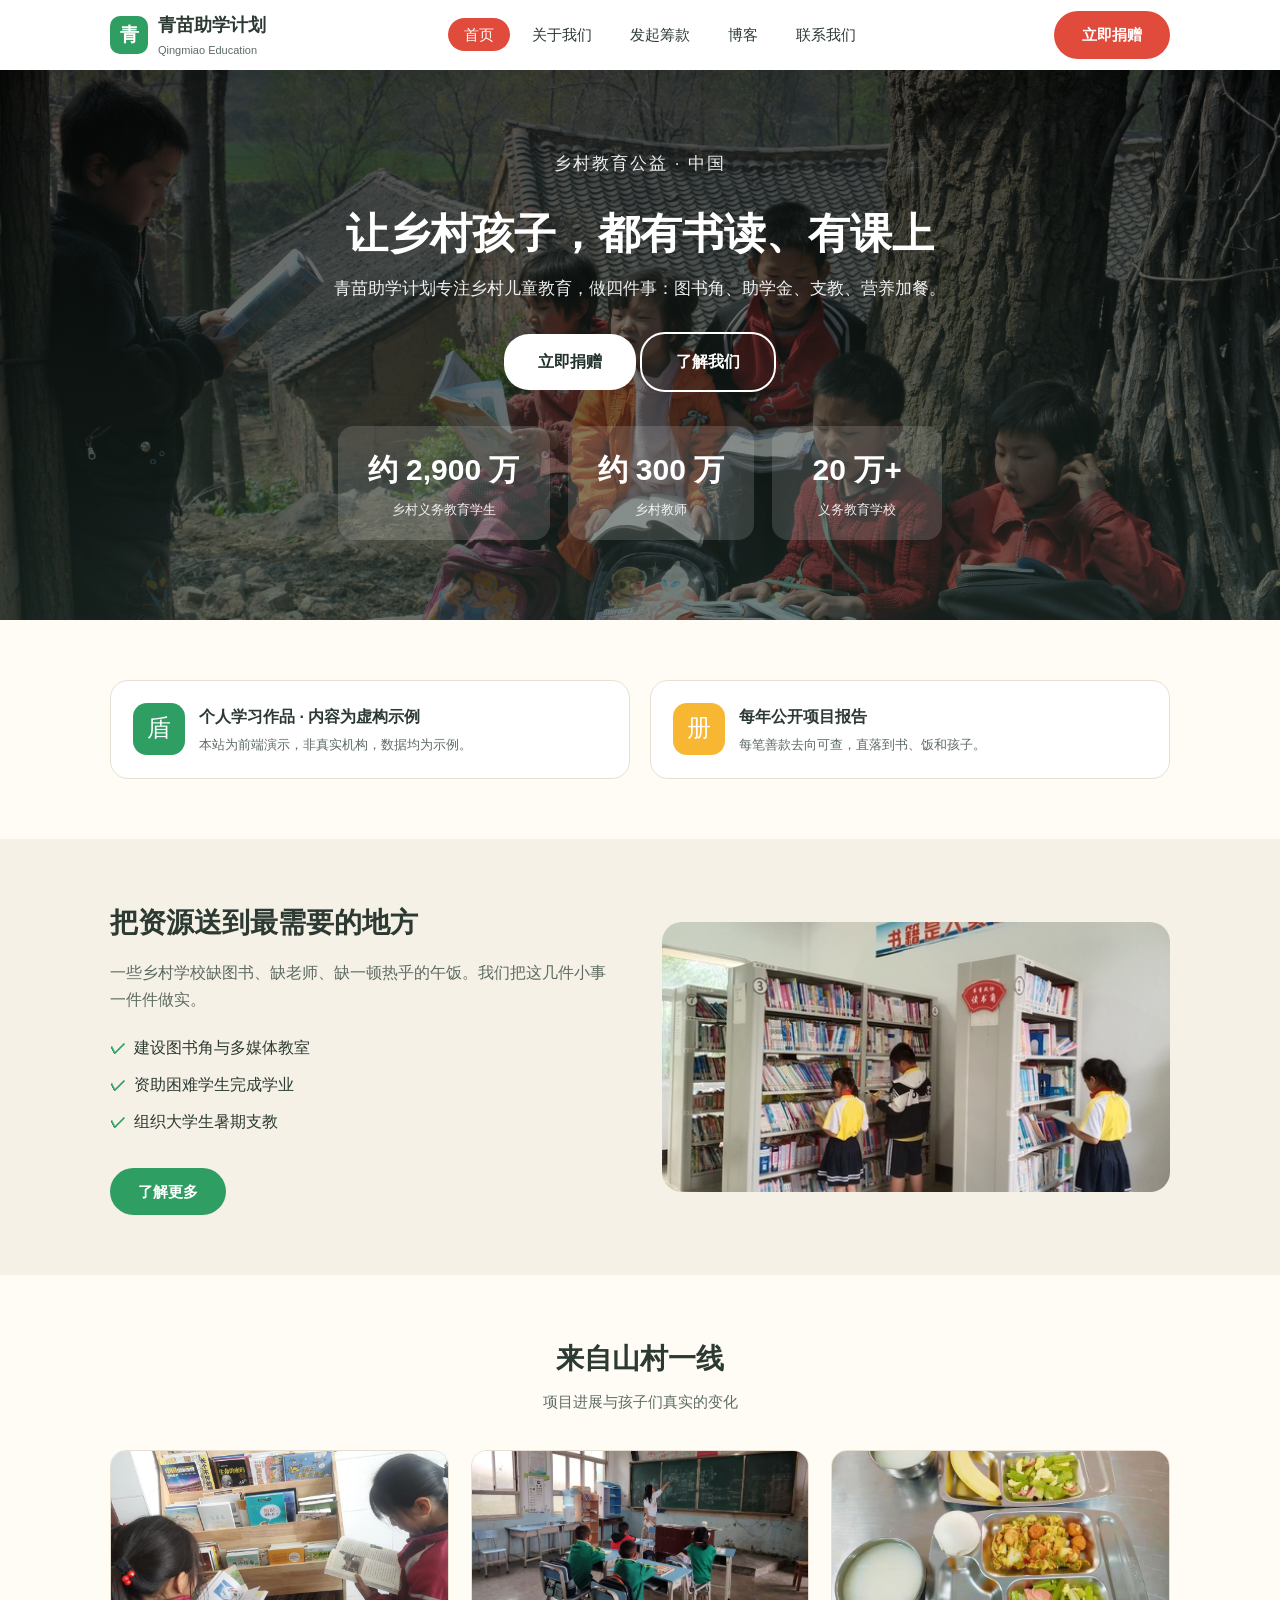
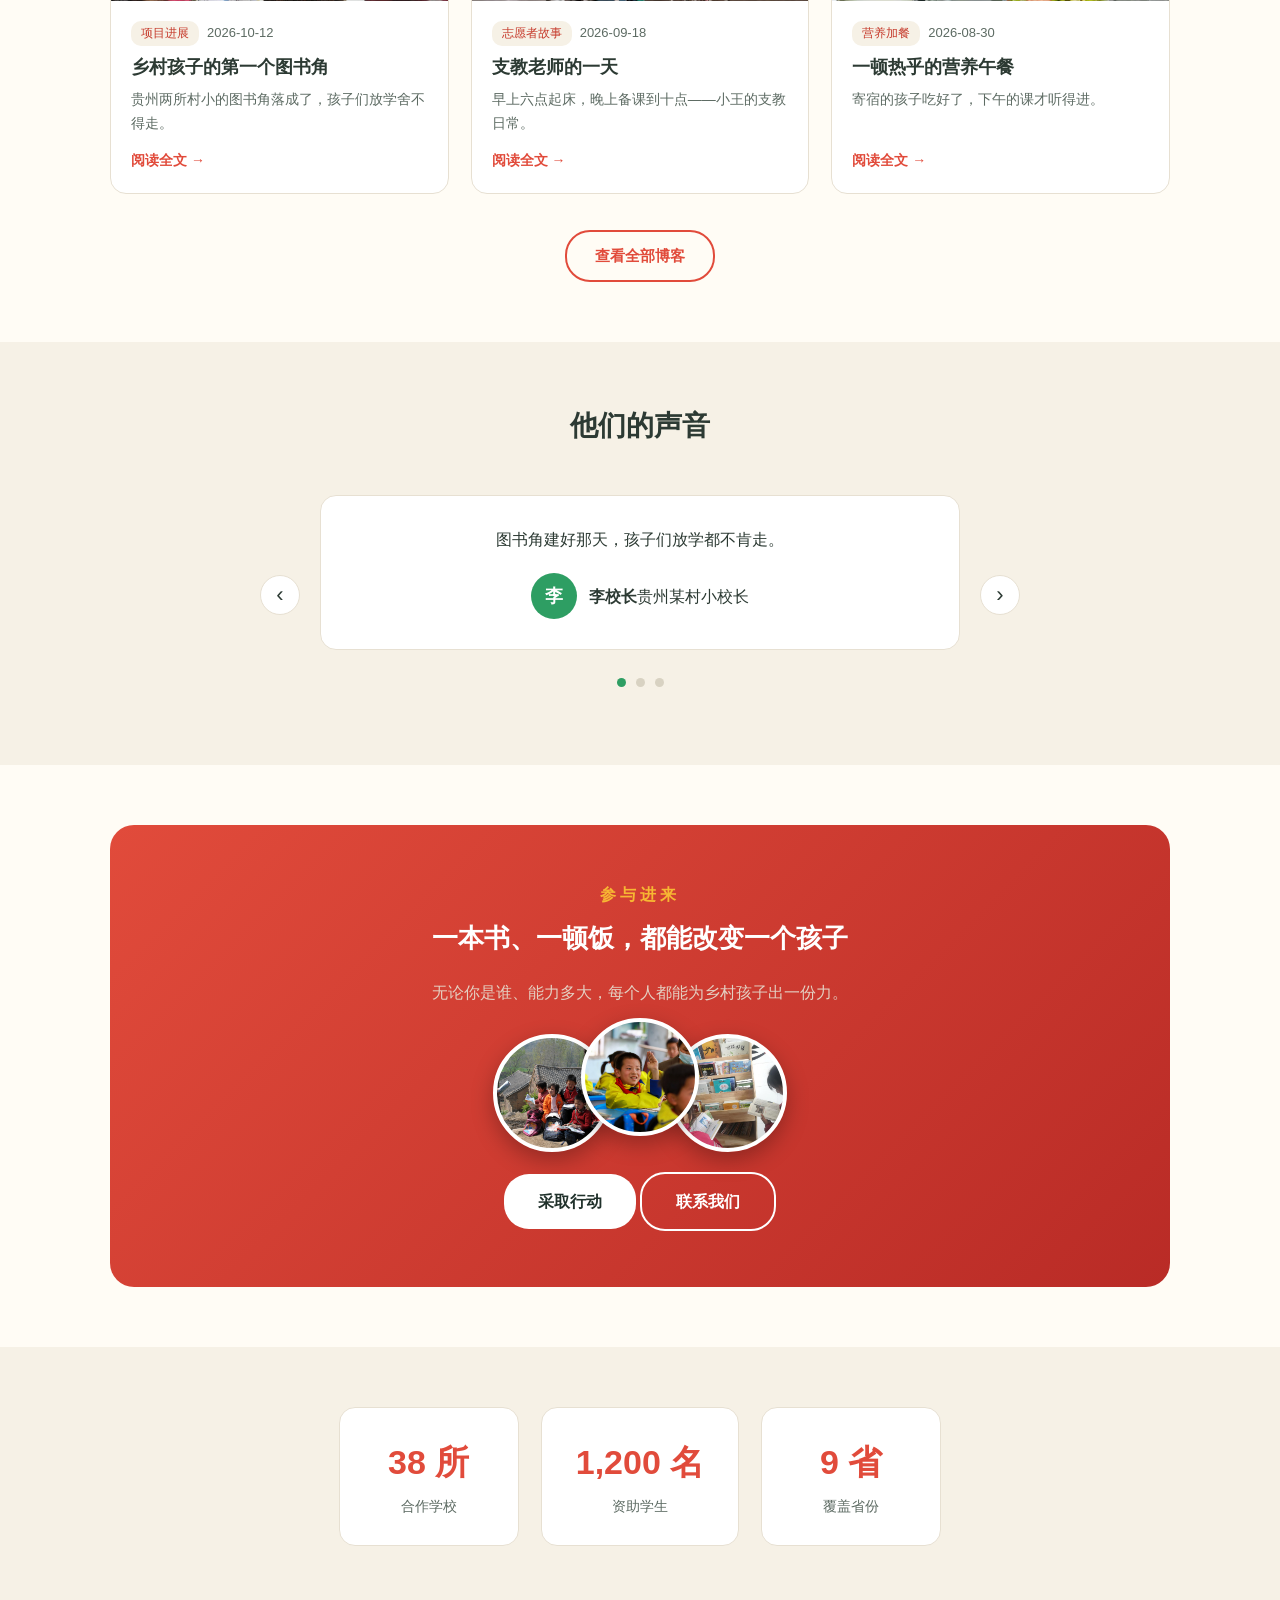
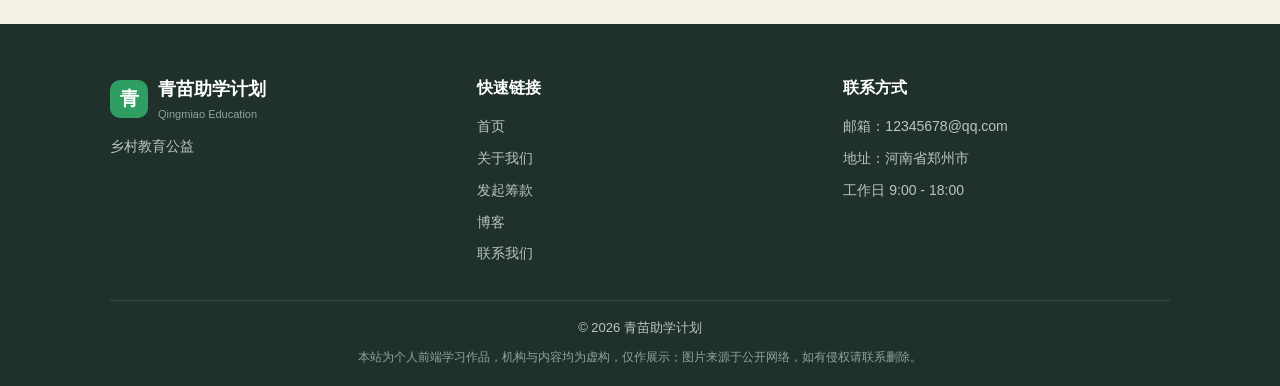
<file: index.html>
<!DOCTYPE html>
<html lang="zh-CN">

<head>
  <meta charset="UTF-8">
  <meta name="viewport" content="width=device-width, initial-scale=1">
  <title>首页 | 青苗助学计划</title>
  <link rel="stylesheet" href="css/style.css">
</head>

<body>

  <!-- ===== 顶部导航 ===== -->
  <header class="topbar">
    <div class="container topbar-inner">
      <a class="logo" href="index.html">
        <span class="logo-icon">青</span>
        <span>青苗助学计划<small>Qingmiao Education</small></span>
      </a>
      <nav class="nav" aria-label="主导航">
        <ul>
          <li><a href="index.html" class="active">首页</a></li>
          <li><a href="about.html">关于我们</a></li>
          <li><a href="fundraise.html">发起筹款</a></li>
          <li><a href="blog.html">博客</a></li>
          <li><a href="contact.html">联系我们</a></li>
        </ul>
      </nav>
      <a class="btn btn-red" href="fundraise.html">立即捐赠</a>
      <button class="menu-btn" aria-label="打开菜单">☰</button>
    </div>
  </header>

  <!-- ===== 主视觉 Hero：大标语 + 按钮 + 三数据 ===== -->
  <section class="banner">
    <div class="container">
      <p style="letter-spacing:2px">乡村教育公益 · 中国</p>
      <h1>让乡村孩子，都有书读、有课上</h1>
      <p>青苗助学计划专注乡村儿童教育，做四件事：图书角、助学金、支教、营养加餐。</p>
      <a class="btn btn-white btn-lg" href="fundraise.html">立即捐赠</a>
      <a class="btn btn-outline btn-lg" href="about.html">了解我们</a>
      <div class="stats">
        <div class="stat"><b>约 2,900 万</b><span>乡村义务教育学生</span></div>
        <div class="stat"><b>约 300 万</b><span>乡村教师</span></div>
        <div class="stat"><b>20 万+</b><span>义务教育学校</span></div>
      </div>
    </div>
  </section>

  <!-- ===== 认证徽章条 ===== -->
  <section class="section">
    <div class="container badges">
      <div class="badge">
        <span class="ic" style="background:#2e9e63">盾</span>
        <div>
          <b>个人学习作品 · 内容为虚构示例</b>
          <p>本站为前端演示，非真实机构，数据均为示例。</p>
        </div>
      </div>
      <div class="badge">
        <span class="ic" style="background:#f7b733">册</span>
        <div>
          <b>每年公开项目报告</b>
          <p>每笔善款去向可查，直落到书、饭和孩子。</p>
        </div>
      </div>
    </div>
  </section>

  <!-- ===== 我们的工作 ===== -->
  <section class="section alt">
    <div class="container two-col">
      <div class="txt">
        <h2>把资源送到最需要的地方</h2>
        <p class="lead">一些乡村学校缺图书、缺老师、缺一顿热乎的午饭。我们把这几件小事一件件做实。</p>
        <ul class="check-list">
          <li>建设图书角与多媒体教室</li>
          <li>资助困难学生完成学业</li>
          <li>组织大学生暑期支教</li>
        </ul>
        <br>
        <a class="btn btn-green" href="about.html">了解更多</a>
      </div>
      <div class="pic">
        <div class="pic-box" style="background:url('assets/work.jpg') center/cover no-repeat"></div>
      </div>
    </div>
  </section>

  <!-- ===== 博客卡片（首页 3 篇） ===== -->
  <section class="section">
    <div class="container">
      <div class="section-head">
        <h2>来自山村一线</h2>
        <p>项目进展与孩子们真实的变化</p>
      </div>
      <div class="cards">

        <article class="card">
          <div class="cover" style="background:url('assets/book.jpg') center/cover no-repeat"></div>
          <div class="info">
            <div class="meta"><span class="tag">项目进展</span>2026-10-12</div>
            <h3><a href="post.html?id=1">乡村孩子的第一个图书角</a></h3>
            <p class="excerpt">贵州两所村小的图书角落成了，孩子们放学舍不得走。</p>
            <a class="read-more" href="post.html?id=1">阅读全文 →</a>
          </div>
        </article>

        <article class="card">
          <div class="cover" style="background:url('assets/teacher.jpg') center/cover no-repeat"></div>
          <div class="info">
            <div class="meta"><span class="tag">志愿者故事</span>2026-09-18</div>
            <h3><a href="post.html?id=2">支教老师的一天</a></h3>
            <p class="excerpt">早上六点起床，晚上备课到十点——小王的支教日常。</p>
            <a class="read-more" href="post.html?id=2">阅读全文 →</a>
          </div>
        </article>

        <article class="card">
          <div class="cover" style="background:url('assets/lunch.jpg') center/cover no-repeat"></div>
          <div class="info">
            <div class="meta"><span class="tag">营养加餐</span>2026-08-30</div>
            <h3><a href="post.html?id=3">一顿热乎的营养午餐</a></h3>
            <p class="excerpt">寄宿的孩子吃好了，下午的课才听得进。</p>
            <a class="read-more" href="post.html?id=3">阅读全文 →</a>
          </div>
        </article>

      </div>
      <div style="text-align:center;margin-top:36px">
        <a class="btn btn-outline" href="blog.html">查看全部博客</a>
      </div>
    </div>
  </section>

  <!-- ===== 评价轮播 ===== -->
  <section class="section alt">
    <div class="container">
      <div class="section-head">
        <h2>他们的声音</h2>
      </div>
      <div class="slider" id="quotesSlider">
        <button class="slider-arrow prev" aria-label="上一条">‹</button>
        <div class="slider-viewport">
          <div class="slide">
            <p class="text">图书角建好那天，孩子们放学都不肯走。</p>
            <div class="person">
              <span class="av" style="background:#2e9e63">李</span>
              <div><b>李校长</b><span>贵州某村小校长</span></div>
            </div>
          </div>
          <div class="slide">
            <p class="text">支教一个暑假，我第一次理解"教育改变命运"。</p>
            <div class="person">
              <span class="av" style="background:#e14b3b">王</span>
              <div><b>王同学</b><span>大学生志愿者</span></div>
            </div>
          </div>
          <div class="slide">
            <p class="text">每月几百元不多，但看到报告里孩子的名字，值了。</p>
            <div class="person">
              <span class="av" style="background:#f7b733">陈</span>
              <div><b>陈先生</b><span>月捐人</span></div>
            </div>
          </div>
        </div>
        <button class="slider-arrow next" aria-label="下一条">›</button>
        <div class="slider-dots" id="quotesDots"></div>
      </div>
    </div>
  </section>

  <!-- ===== Get Involved CTA ===== -->
  <section class="section">
    <div class="container">
      <div class="cta">
        <span class="cta-label">参与进来</span>
        <h2>一本书、一顿饭，都能改变一个孩子</h2>
        <p>无论你是谁、能力多大，每个人都能为乡村孩子出一份力。</p>

        <div class="circles">
          <div class="circle" style="background:url('assets/hero.jpg') center/cover no-repeat"></div>
          <div class="circle" style="background:url('assets/kids.jpg') center/cover no-repeat"></div>
          <div class="circle" style="background:url('assets/book.jpg') center/cover no-repeat"></div>
        </div>

        <div style="margin-top:20px">
          <a class="btn btn-white btn-lg" href="fundraise.html">采取行动</a>
          <a class="btn btn-outline btn-lg" href="contact.html" style="border-color:#fff;color:#fff">联系我们</a>
        </div>
      </div>
    </div>
  </section>

  <!-- ===== 统计数字 ===== -->
  <section class="section alt">
    <div class="container">
      <div class="nums">
        <div class="num"><b>38 所</b><span>合作学校</span></div>
        <div class="num"><b>1,200 名</b><span>资助学生</span></div>
        <div class="num"><b>9 省</b><span>覆盖省份</span></div>
      </div>
      <p style="text-align:center;margin-top:18px;font-size:13px;color:#5d6b63"></p>
    </div>
  </section>

  <!-- ===== 页脚 ===== -->
  <footer class="footer">
    <div class="container">
      <div class="cols">
        <div class="col">
          <a class="logo" href="index.html" style="color:#fff;margin-bottom:12px">
            <span class="logo-icon">青</span>
            <span>青苗助学计划<small style="color:#8fa39b">Qingmiao Education</small></span>
          </a>
          <p style="margin-top:10px">乡村教育公益</p>
        </div>
        <div class="col">
          <h4>快速链接</h4>
          <ul>
            <li><a href="index.html">首页</a></li>
            <li><a href="about.html">关于我们</a></li>
            <li><a href="fundraise.html">发起筹款</a></li>
            <li><a href="blog.html">博客</a></li>
            <li><a href="contact.html">联系我们</a></li>
          </ul>
        </div>
        <div class="col">
          <h4>联系方式</h4>
          <ul>
            <li>邮箱：12345678@qq.com</li>
            <li>地址：河南省郑州市</li>
            <li>工作日 9:00 - 18:00</li>
          </ul>
        </div>
      </div>
      <div class="bottom">
        <span>© <span id="year">2026</span> 青苗助学计划 </span>
        <p style="margin-top:8px;font-size:12px;color:#8fa39b">本站为个人前端学习作品，机构与内容均为虚构，仅作展示；图片来源于公开网络，如有侵权请联系删除。</p>
      </div>
    </div>
  </footer>

  <!-- 回到顶部 -->
  <button class="to-top" id="toTop" aria-label="回到顶部">↑</button>

  <script src="js/main.js"></script>
</body>

</html>
</file>
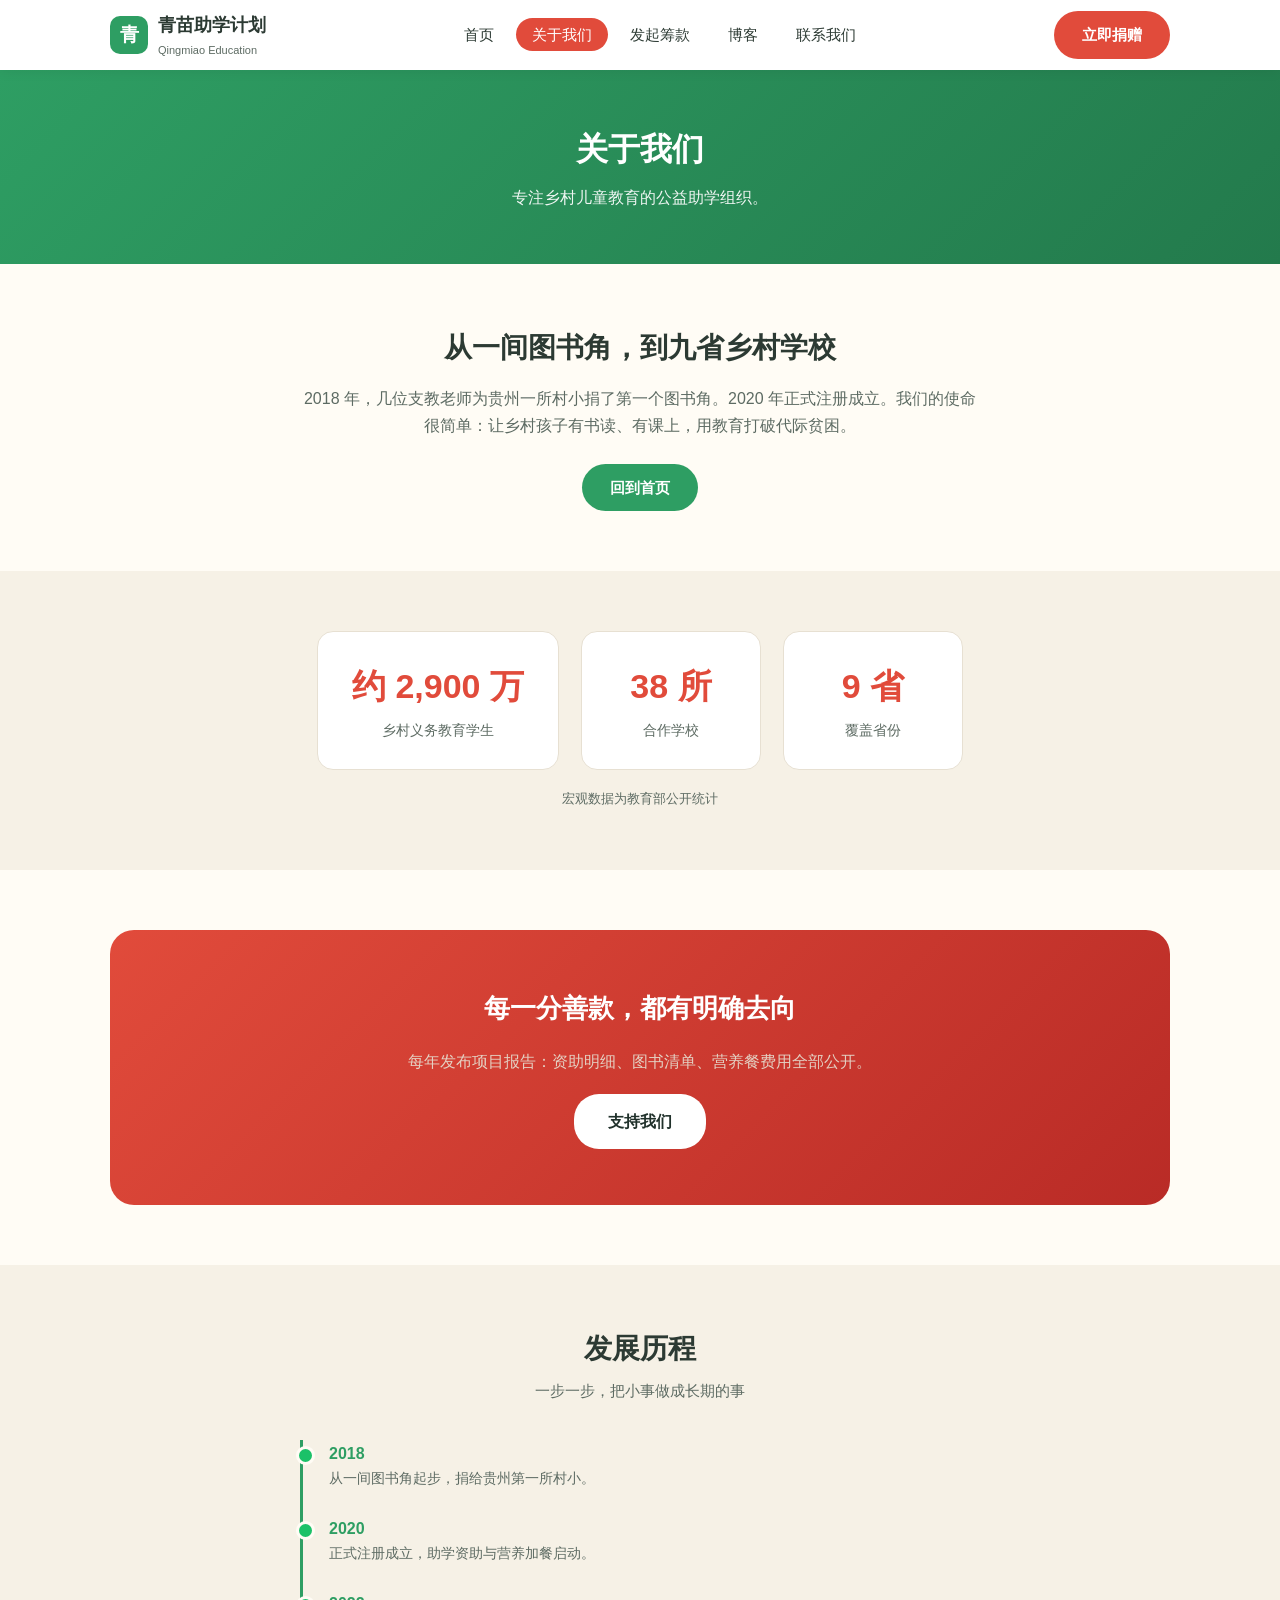
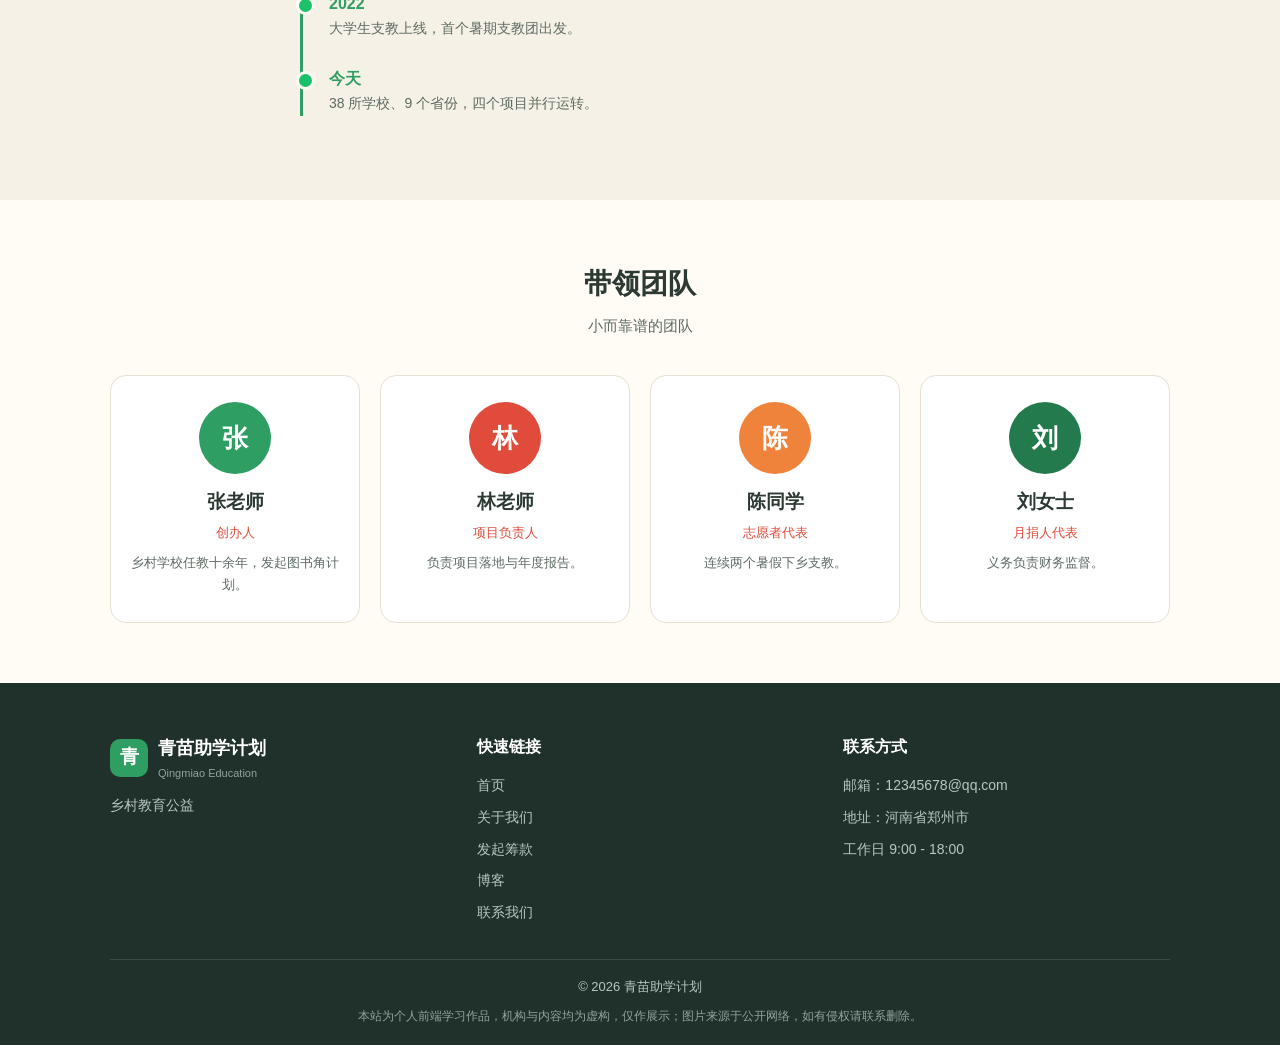
<file: about.html>
<!DOCTYPE html>
<html lang="zh-CN">

<head>
  <meta charset="UTF-8">
  <meta name="viewport" content="width=device-width, initial-scale=1">
  <title>关于我们 | 青苗助学计划</title>
  <link rel="stylesheet" href="css/style.css">
</head>

<body>

  <!-- ===== 顶部导航 ===== -->
  <header class="topbar">
    <div class="container topbar-inner">
      <a class="logo" href="index.html">
        <span class="logo-icon">青</span>
        <span>青苗助学计划<small>Qingmiao Education</small></span>
      </a>
      <nav class="nav" aria-label="主导航">
        <ul>
          <li><a href="index.html">首页</a></li>
          <li><a href="about.html" class="active">关于我们</a></li>
          <li><a href="fundraise.html">发起筹款</a></li>
          <li><a href="blog.html">博客</a></li>
          <li><a href="contact.html">联系我们</a></li>
        </ul>
      </nav>
      <a class="btn btn-red" href="fundraise.html">立即捐赠</a>
      <button class="menu-btn" aria-label="打开菜单">☰</button>
    </div>
  </header>

  <!-- ===== 页头 ===== -->
  <section class="page-banner">
    <div class="container">
      <h1>关于我们</h1>
      <p>专注乡村儿童教育的公益助学组织。</p>
    </div>
  </section>

  <!-- ===== 简介 ===== -->
  <section class="section">
    <div class="container" style="max-width:720px;text-align:center">
      <h2 style="font-size:28px;margin-bottom:14px">从一间图书角，到九省乡村学校</h2>
      <p style="color:#5d6b63">2018 年，几位支教老师为贵州一所村小捐了第一个图书角。2020 年正式注册成立。我们的使命很简单：让乡村孩子有书读、有课上，用教育打破代际贫困。</p>
      <a class="btn btn-green" href="index.html" style="margin-top:24px">回到首页</a>
    </div>
  </section>

  <!-- ===== 数据 ===== -->
  <section class="section alt">
    <div class="container">
      <div class="nums">
        <div class="num"><b>约 2,900 万</b><span>乡村义务教育学生</span></div>
        <div class="num"><b>38 所</b><span>合作学校</span></div>
        <div class="num"><b>9 省</b><span>覆盖省份</span></div>
      </div>
      <p style="text-align:center;margin-top:18px;font-size:13px;color:#5d6b63">宏观数据为教育部公开统计</p>
    </div>
  </section>

  <!-- ===== 承诺 ===== -->
  <section class="section">
    <div class="container">
      <div class="cta">
        <h2>每一分善款，都有明确去向</h2>
        <p style="margin-bottom:18px">每年发布项目报告：资助明细、图书清单、营养餐费用全部公开。</p>
        <a class="btn btn-white btn-lg" href="fundraise.html">支持我们</a>
      </div>
    </div>
  </section>

  <!-- ===== 时间轴 ===== -->
  <section class="section alt">
    <div class="container">
      <div class="section-head">
        <h2>发展历程</h2>
        <p>一步一步，把小事做成长期的事</p>
      </div>
      <div class="tl">
        <div class="tl-item"><b>2018</b>
          <p>从一间图书角起步，捐给贵州第一所村小。</p>
        </div>
        <div class="tl-item"><b>2020</b>
          <p>正式注册成立，助学资助与营养加餐启动。</p>
        </div>
        <div class="tl-item"><b>2022</b>
          <p>大学生支教上线，首个暑期支教团出发。</p>
        </div>
        <div class="tl-item"><b>今天</b>
          <p>38 所学校、9 个省份，四个项目并行运转。</p>
        </div>
      </div>
    </div>
  </section>

  <!-- ===== 团队 ===== -->
  <section class="section">
    <div class="container">
      <div class="section-head">
        <h2>带领团队</h2>
        <p>小而靠谱的团队</p>
      </div>
      <div class="team">
        <div class="team-card">
          <span class="av" style="background:#2e9e63">张</span>
          <h3>张老师</h3>
          <span class="role">创办人</span>
          <p>乡村学校任教十余年，发起图书角计划。</p>
        </div>
        <div class="team-card">
          <span class="av" style="background:#e14b3b">林</span>
          <h3>林老师</h3>
          <span class="role">项目负责人</span>
          <p>负责项目落地与年度报告。</p>
        </div>
        <div class="team-card">
          <span class="av" style="background:#f0833b">陈</span>
          <h3>陈同学</h3>
          <span class="role">志愿者代表</span>
          <p>连续两个暑假下乡支教。</p>
        </div>
        <div class="team-card">
          <span class="av" style="background:#237a4c">刘</span>
          <h3>刘女士</h3>
          <span class="role">月捐人代表</span>
          <p>义务负责财务监督。</p>
        </div>
      </div>
    </div>
  </section>

  <!-- ===== 页脚 ===== -->
  <footer class="footer">
    <div class="container">
      <div class="cols">
        <div class="col">
          <a class="logo" href="index.html" style="color:#fff;margin-bottom:12px">
            <span class="logo-icon">青</span>
            <span>青苗助学计划<small style="color:#8fa39b">Qingmiao Education</small></span>
          </a>
          <p style="margin-top:10px">乡村教育公益</p>
        </div>
        <div class="col">
          <h4>快速链接</h4>
          <ul>
            <li><a href="index.html">首页</a></li>
            <li><a href="about.html">关于我们</a></li>
            <li><a href="fundraise.html">发起筹款</a></li>
            <li><a href="blog.html">博客</a></li>
            <li><a href="contact.html">联系我们</a></li>
          </ul>
        </div>
        <div class="col">
          <h4>联系方式</h4>
          <ul>
            <li>邮箱：12345678@qq.com</li>
            <li>地址：河南省郑州市</li>
            <li>工作日 9:00 - 18:00</li>
          </ul>
        </div>
      </div>
      <div class="bottom">
        <span>© <span id="year">2026</span> 青苗助学计划 </span>
        <p style="margin-top:8px;font-size:12px;color:#8fa39b">本站为个人前端学习作品，机构与内容均为虚构，仅作展示；图片来源于公开网络，如有侵权请联系删除。</p>
      </div>
    </div>
  </footer>

  <button class="to-top" id="toTop" aria-label="回到顶部">↑</button>

  <script src="js/main.js"></script>
</body>

</html>
</file>
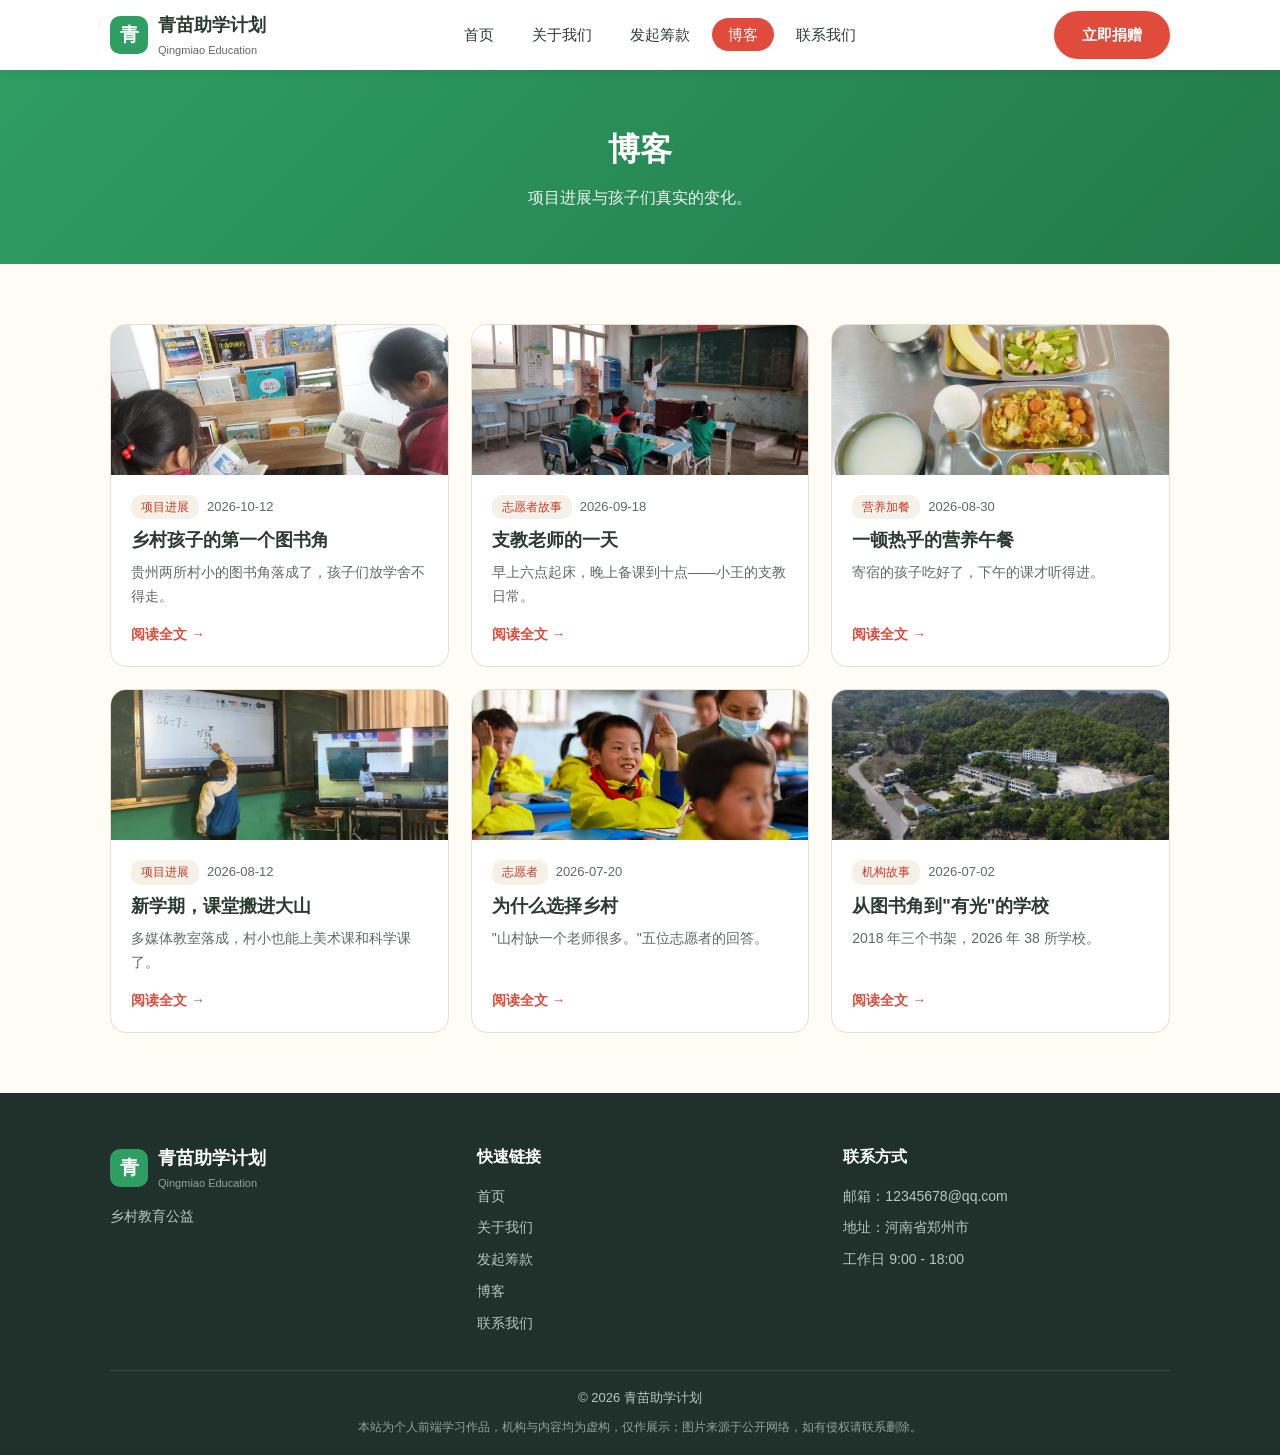
<file: blog.html>
<!DOCTYPE html>
<html lang="zh-CN">

<head>
  <meta charset="UTF-8">
  <meta name="viewport" content="width=device-width, initial-scale=1">
  <title>博客 | 青苗助学计划</title>
  <link rel="stylesheet" href="css/style.css">
</head>

<body>

  <!-- ===== 顶部导航 ===== -->
  <header class="topbar">
    <div class="container topbar-inner">
      <a class="logo" href="index.html">
        <span class="logo-icon">青</span>
        <span>青苗助学计划<small>Qingmiao Education</small></span>
      </a>
      <nav class="nav" aria-label="主导航">
        <ul>
          <li><a href="index.html">首页</a></li>
          <li><a href="about.html">关于我们</a></li>
          <li><a href="fundraise.html">发起筹款</a></li>
          <li><a href="blog.html" class="active">博客</a></li>
          <li><a href="contact.html">联系我们</a></li>
        </ul>
      </nav>
      <a class="btn btn-red" href="fundraise.html">立即捐赠</a>
      <button class="menu-btn" aria-label="打开菜单">☰</button>
    </div>
  </header>

  <!-- ===== 页头 ===== -->
  <section class="page-banner">
    <div class="container">
      <h1>博客</h1>
      <p>项目进展与孩子们真实的变化。</p>
    </div>
  </section>

  <!-- ===== 博客列表（6 篇） ===== -->
  <section class="section">
    <div class="container">
      <div class="cards">

        <article class="card">
          <div class="cover" style="background:url('assets/book.jpg') center/cover no-repeat"></div>
          <div class="info">
            <div class="meta"><span class="tag">项目进展</span>2026-10-12</div>
            <h3><a href="post.html?id=1">乡村孩子的第一个图书角</a></h3>
            <p class="excerpt">贵州两所村小的图书角落成了，孩子们放学舍不得走。</p>
            <a class="read-more" href="post.html?id=1">阅读全文 →</a>
          </div>
        </article>

        <article class="card">
          <div class="cover" style="background:url('assets/teacher.jpg') center/cover no-repeat"></div>
          <div class="info">
            <div class="meta"><span class="tag">志愿者故事</span>2026-09-18</div>
            <h3><a href="post.html?id=2">支教老师的一天</a></h3>
            <p class="excerpt">早上六点起床，晚上备课到十点——小王的支教日常。</p>
            <a class="read-more" href="post.html?id=2">阅读全文 →</a>
          </div>
        </article>

        <article class="card">
          <div class="cover" style="background:url('assets/lunch.jpg') center/cover no-repeat"></div>
          <div class="info">
            <div class="meta"><span class="tag">营养加餐</span>2026-08-30</div>
            <h3><a href="post.html?id=3">一顿热乎的营养午餐</a></h3>
            <p class="excerpt">寄宿的孩子吃好了，下午的课才听得进。</p>
            <a class="read-more" href="post.html?id=3">阅读全文 →</a>
          </div>
        </article>

        <article class="card">
          <div class="cover" style="background:url('assets/remote.jpg') center/cover no-repeat"></div>
          <div class="info">
            <div class="meta"><span class="tag">项目进展</span>2026-08-12</div>
            <h3><a href="post.html?id=4">新学期，课堂搬进大山</a></h3>
            <p class="excerpt">多媒体教室落成，村小也能上美术课和科学课了。</p>
            <a class="read-more" href="post.html?id=4">阅读全文 →</a>
          </div>
        </article>

        <article class="card">
          <div class="cover" style="background:url('assets/kids.jpg') center/cover no-repeat"></div>
          <div class="info">
            <div class="meta"><span class="tag">志愿者</span>2026-07-20</div>
            <h3><a href="post.html?id=5">为什么选择乡村</a></h3>
            <p class="excerpt">"山村缺一个老师很多。"五位志愿者的回答。</p>
            <a class="read-more" href="post.html?id=5">阅读全文 →</a>
          </div>
        </article>

        <article class="card">
          <div class="cover" style="background:url('assets/school.jpg') center/cover no-repeat"></div>
          <div class="info">
            <div class="meta"><span class="tag">机构故事</span>2026-07-02</div>
            <h3><a href="post.html?id=6">从图书角到"有光"的学校</a></h3>
            <p class="excerpt">2018 年三个书架，2026 年 38 所学校。</p>
            <a class="read-more" href="post.html?id=6">阅读全文 →</a>
          </div>
        </article>

      </div>
    </div>
  </section>

  <!-- ===== 页脚 ===== -->
  <footer class="footer">
    <div class="container">
      <div class="cols">
        <div class="col">
          <a class="logo" href="index.html" style="color:#fff;margin-bottom:12px">
            <span class="logo-icon">青</span>
            <span>青苗助学计划<small style="color:#8fa39b">Qingmiao Education</small></span>
          </a>
          <p style="margin-top:10px">乡村教育公益</p>
        </div>
        <div class="col">
          <h4>快速链接</h4>
          <ul>
            <li><a href="index.html">首页</a></li>
            <li><a href="about.html">关于我们</a></li>
            <li><a href="fundraise.html">发起筹款</a></li>
            <li><a href="blog.html">博客</a></li>
            <li><a href="contact.html">联系我们</a></li>
          </ul>
        </div>
        <div class="col">
          <h4>联系方式</h4>
          <ul>
            <li>邮箱：12345678@qq.com</li>
            <li>地址：河南省郑州市</li>
            <li>工作日 9:00 - 18:00</li>
          </ul>
        </div>
      </div>
      <div class="bottom">
        <span>© <span id="year">2026</span> 青苗助学计划 </span>
        <p style="margin-top:8px;font-size:12px;color:#8fa39b">本站为个人前端学习作品，机构与内容均为虚构，仅作展示；图片来源于公开网络，如有侵权请联系删除。</p>
      </div>
    </div>
  </footer>

  <button class="to-top" id="toTop" aria-label="回到顶部">↑</button>

  <script src="js/main.js"></script>
</body>

</html>
</file>
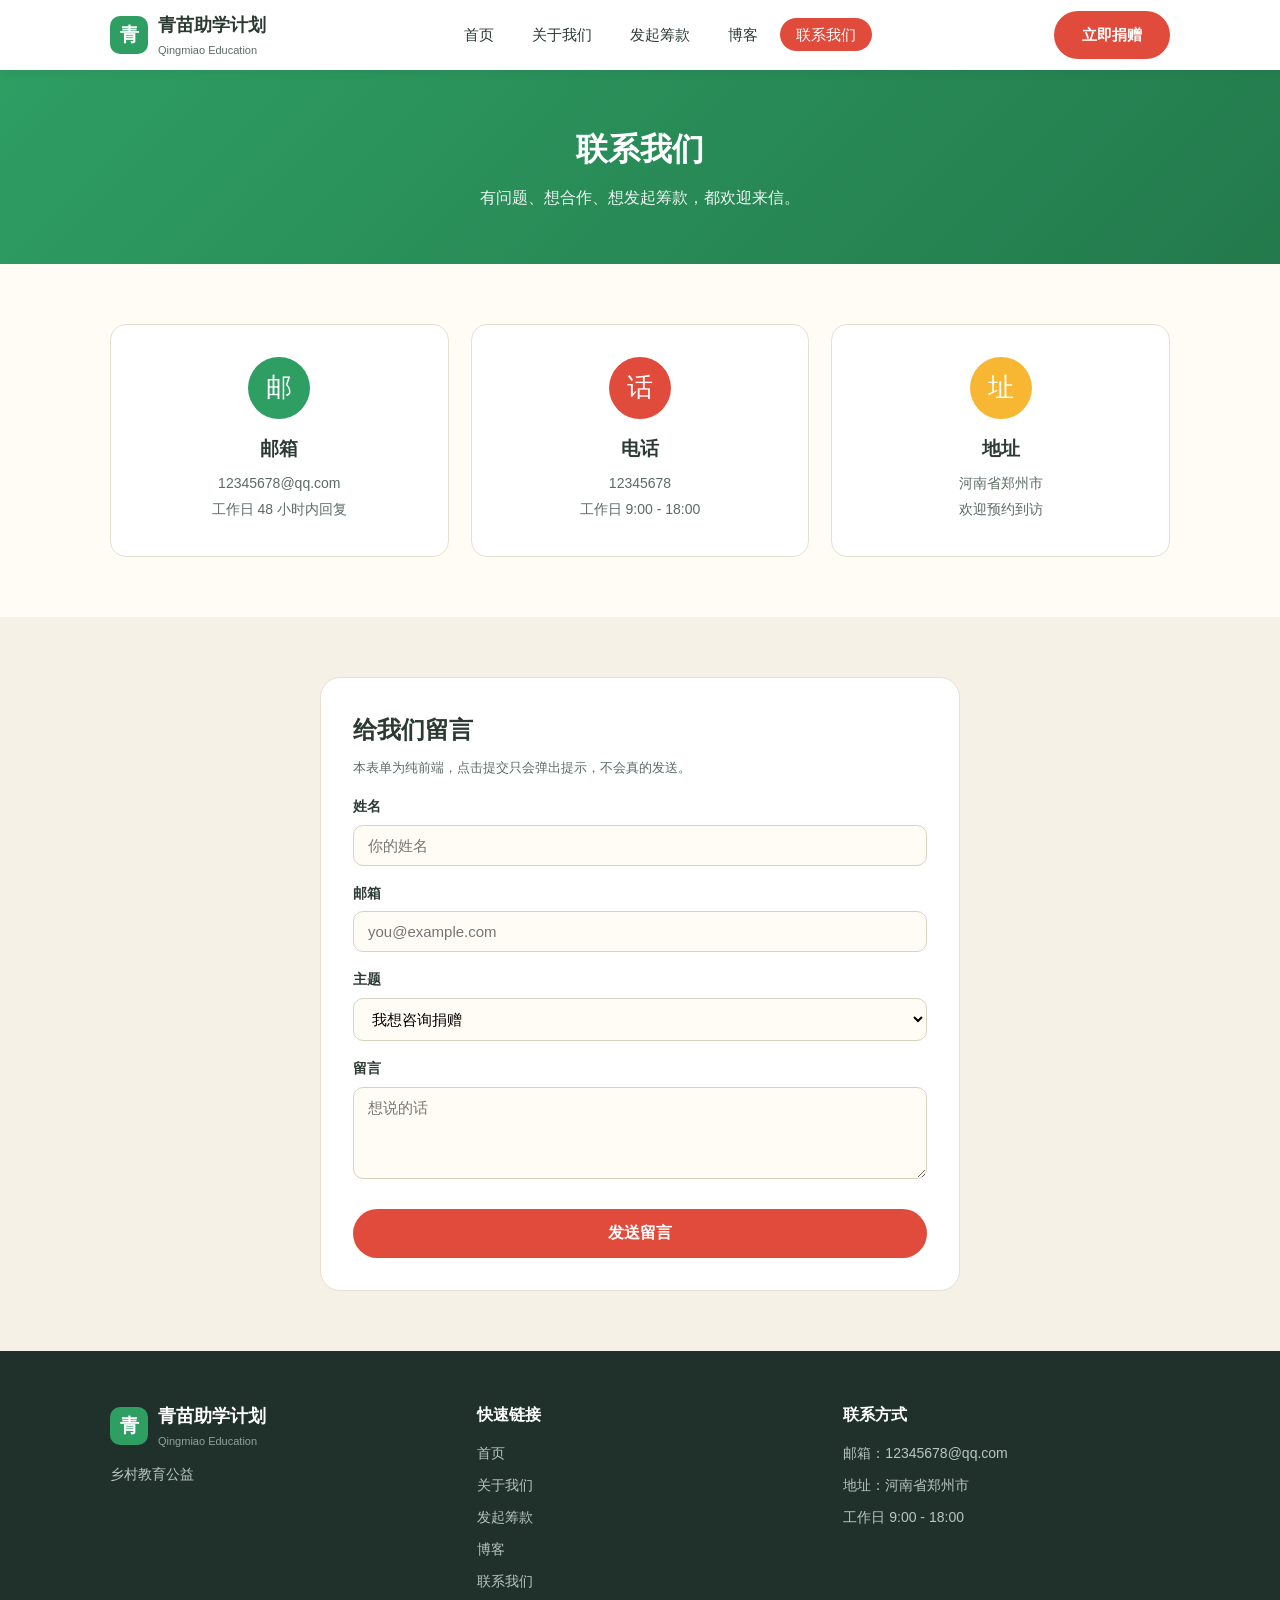
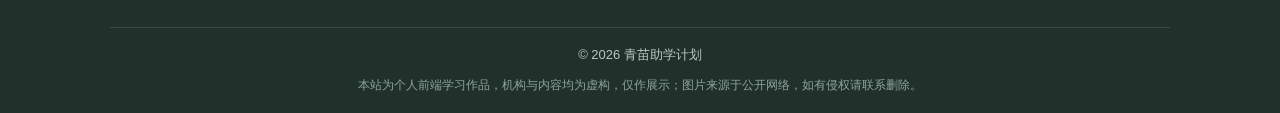
<file: contact.html>
<!DOCTYPE html>
<html lang="zh-CN">

<head>
  <meta charset="UTF-8">
  <meta name="viewport" content="width=device-width, initial-scale=1">
  <title>联系我们 | 青苗助学计划</title>
  <link rel="stylesheet" href="css/style.css">
</head>

<body>

  <!-- ===== 顶部导航 ===== -->
  <header class="topbar">
    <div class="container topbar-inner">
      <a class="logo" href="index.html">
        <span class="logo-icon">青</span>
        <span>青苗助学计划<small>Qingmiao Education</small></span>
      </a>
      <nav class="nav" aria-label="主导航">
        <ul>
          <li><a href="index.html">首页</a></li>
          <li><a href="about.html">关于我们</a></li>
          <li><a href="fundraise.html">发起筹款</a></li>
          <li><a href="blog.html">博客</a></li>
          <li><a href="contact.html" class="active">联系我们</a></li>
        </ul>
      </nav>
      <a class="btn btn-red" href="fundraise.html">立即捐赠</a>
      <button class="menu-btn" aria-label="打开菜单">☰</button>
    </div>
  </header>

  <!-- ===== 页头 ===== -->
  <section class="page-banner">
    <div class="container">
      <h1>联系我们</h1>
      <p>有问题、想合作、想发起筹款，都欢迎来信。</p>
    </div>
  </section>

  <!-- ===== 三个联系卡片 ===== -->
  <section class="section">
    <div class="container">
      <div class="contact-cards">
        <div class="c-card">
          <span class="ic" style="background:#2e9e63">邮</span>
          <h3>邮箱</h3>
          <p>12345678@qq.com</p>
          <p>工作日 48 小时内回复</p>
        </div>
        <div class="c-card">
          <span class="ic" style="background:#e14b3b">话</span>
          <h3>电话</h3>
          <p>12345678</p>
          <p>工作日 9:00 - 18:00</p>
        </div>
        <div class="c-card">
          <span class="ic" style="background:#f7b733">址</span>
          <h3>地址</h3>
          <p>河南省郑州市</p>
          <p>欢迎预约到访</p>
        </div>
      </div>
    </div>
  </section>

  <!-- ===== 留言表单===== -->
  <section class="section alt">
    <div class="container">
      <div class="form-box">
        <h2 style="margin-bottom:6px">给我们留言</h2>
        <p class="form-note">本表单为纯前端，点击提交只会弹出提示，不会真的发送。</p>
        <form data-demo>
          <label for="fname">姓名</label>
          <input type="text" id="fname" placeholder="你的姓名" required>

          <label for="femail">邮箱</label>
          <input type="email" id="femail" placeholder="you@example.com" required>

          <label for="fsubject">主题</label>
          <select id="fsubject">
            <option>我想咨询捐赠</option>
            <option>我想发起筹款</option>
            <option>我想做志愿者</option>
            <option>其他</option>
          </select>

          <label for="fmsg">留言</label>
          <textarea id="fmsg" rows="4" placeholder="想说的话" required></textarea>

          <button class="btn btn-red btn-lg" type="submit">发送留言</button>
        </form>
      </div>
    </div>
  </section>

  <!-- ===== 页脚 ===== -->
  <footer class="footer">
    <div class="container">
      <div class="cols">
        <div class="col">
          <a class="logo" href="index.html" style="color:#fff;margin-bottom:12px">
            <span class="logo-icon">青</span>
            <span>青苗助学计划<small style="color:#8fa39b">Qingmiao Education</small></span>
          </a>
          <p style="margin-top:10px">乡村教育公益 </p>
        </div>
        <div class="col">
          <h4>快速链接</h4>
          <ul>
            <li><a href="index.html">首页</a></li>
            <li><a href="about.html">关于我们</a></li>
            <li><a href="fundraise.html">发起筹款</a></li>
            <li><a href="blog.html">博客</a></li>
            <li><a href="contact.html">联系我们</a></li>
          </ul>
        </div>
        <div class="col">
          <h4>联系方式</h4>
          <ul>
            <li>邮箱：12345678@qq.com</li>
            <li>地址：河南省郑州市</li>
            <li>工作日 9:00 - 18:00</li>
          </ul>
        </div>
      </div>
      <div class="bottom">
        <span>© <span id="year">2026</span> 青苗助学计划 </span>
        <p style="margin-top:8px;font-size:12px;color:#8fa39b">本站为个人前端学习作品，机构与内容均为虚构，仅作展示；图片来源于公开网络，如有侵权请联系删除。</p>
      </div>
    </div>
  </footer>

  <button class="to-top" id="toTop" aria-label="回到顶部">↑</button>

  <script src="js/main.js"></script>
</body>

</html>
</file>
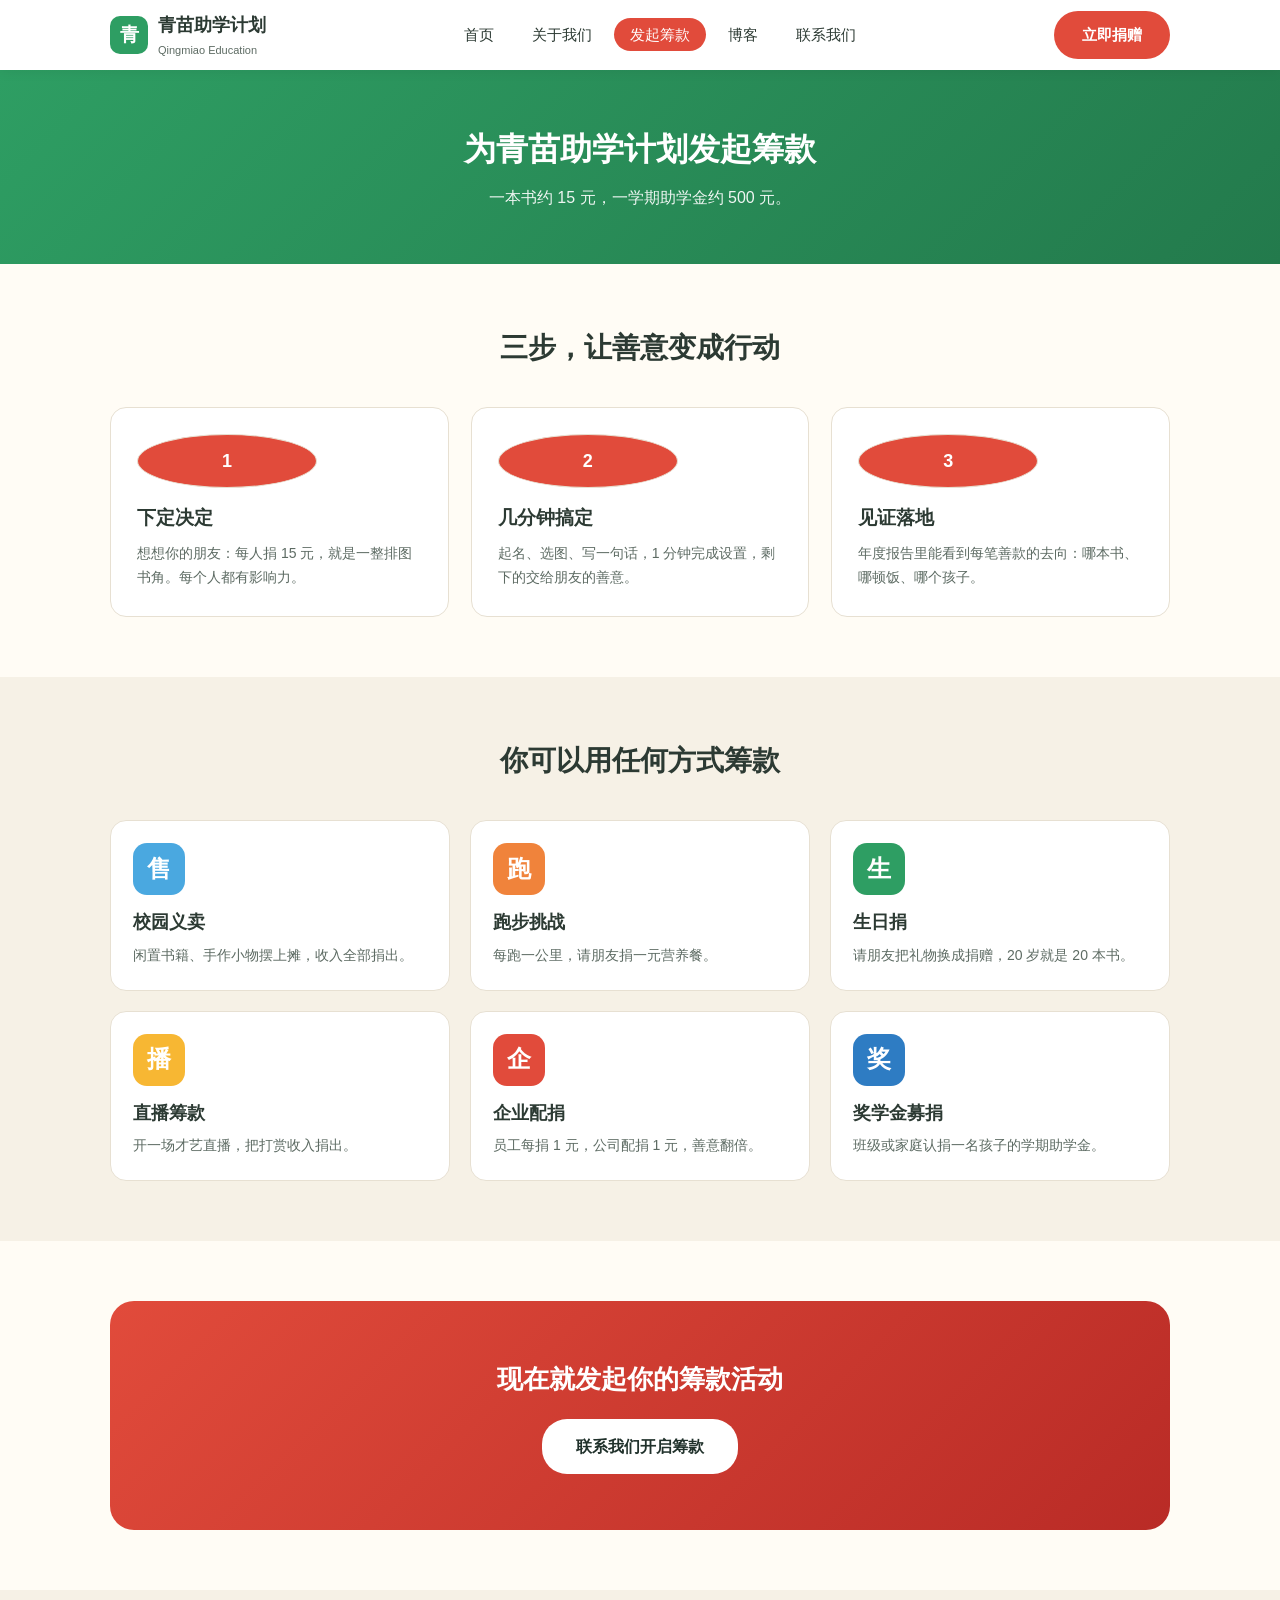
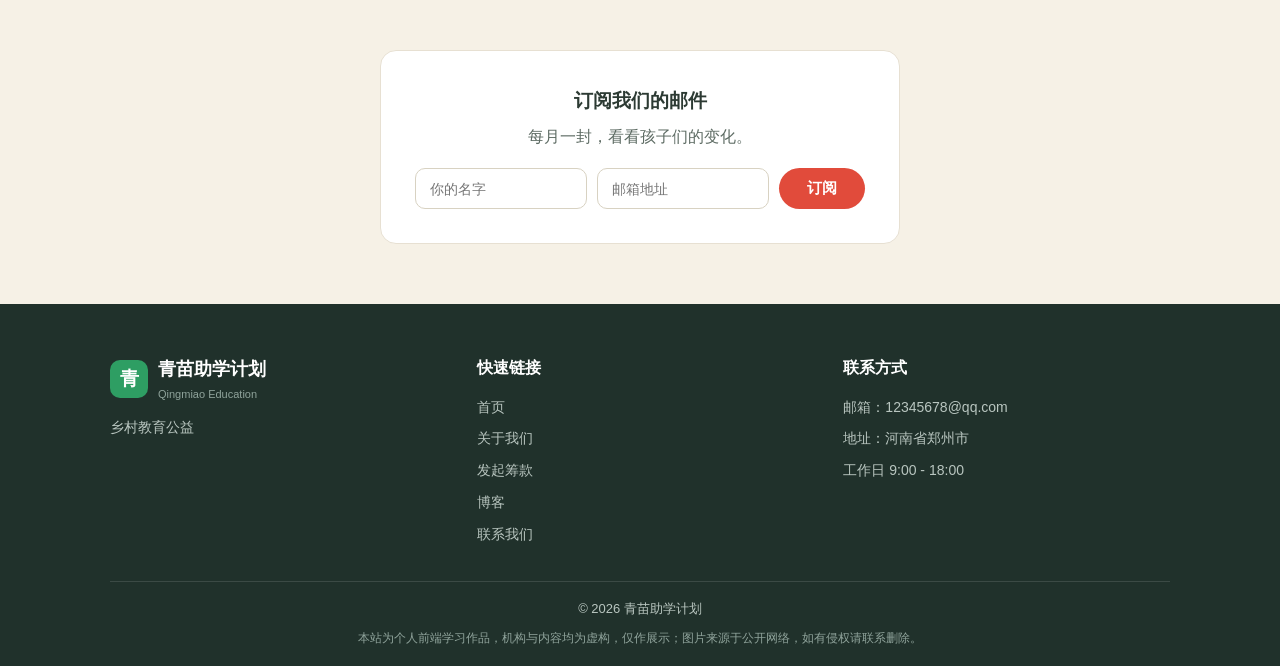
<file: fundraise.html>
<!DOCTYPE html>
<html lang="zh-CN">

<head>
  <meta charset="UTF-8">
  <meta name="viewport" content="width=device-width, initial-scale=1">
  <title>发起筹款 | 青苗助学计划</title>
  <link rel="stylesheet" href="css/style.css">
</head>

<body>

  <!-- ===== 顶部导航 ===== -->
  <header class="topbar">
    <div class="container topbar-inner">
      <a class="logo" href="index.html">
        <span class="logo-icon">青</span>
        <span>青苗助学计划<small>Qingmiao Education</small></span>
      </a>
      <nav class="nav" aria-label="主导航">
        <ul>
          <li><a href="index.html">首页</a></li>
          <li><a href="about.html">关于我们</a></li>
          <li><a href="fundraise.html" class="active">发起筹款</a></li>
          <li><a href="blog.html">博客</a></li>
          <li><a href="contact.html">联系我们</a></li>
        </ul>
      </nav>
      <a class="btn btn-red" href="fundraise.html">立即捐赠</a>
      <button class="menu-btn" aria-label="打开菜单">☰</button>
    </div>
  </header>

  <!-- ===== 页头 ===== -->
  <section class="page-banner">
    <div class="container">
      <h1>为青苗助学计划发起筹款</h1>
      <p>一本书约 15 元，一学期助学金约 500 元。</p>
    </div>
  </section>

  <!-- ===== 三步曲 ===== -->
  <section class="section">
    <div class="container">
      <div class="section-head">
        <h2>三步，让善意变成行动</h2>
      </div>
      <div class="steps">
        <div class="step">
          <div class="num">1</div>
          <h3>下定决定</h3>
          <p>想想你的朋友：每人捐 15 元，就是一整排图书角。每个人都有影响力。</p>
        </div>
        <div class="step">
          <div class="num">2</div>
          <h3>几分钟搞定</h3>
          <p>起名、选图、写一句话，1 分钟完成设置，剩下的交给朋友的善意。</p>
        </div>
        <div class="step">
          <div class="num">3</div>
          <h3>见证落地</h3>
          <p>年度报告里能看到每笔善款的去向：哪本书、哪顿饭、哪个孩子。</p>
        </div>
      </div>
    </div>
  </section>

  <!-- ===== 6 个筹款点子 ===== -->
  <section class="section alt">
    <div class="container">
      <div class="section-head">
        <h2>你可以用任何方式筹款</h2>
      </div>
      <div class="ideas">
        <div class="idea">
          <span class="ic" style="background:#4aa8e0">售</span>
          <h3>校园义卖</h3>
          <p>闲置书籍、手作小物摆上摊，收入全部捐出。</p>
        </div>
        <div class="idea">
          <span class="ic" style="background:#f0833b">跑</span>
          <h3>跑步挑战</h3>
          <p>每跑一公里，请朋友捐一元营养餐。</p>
        </div>
        <div class="idea">
          <span class="ic" style="background:#2e9e63">生</span>
          <h3>生日捐</h3>
          <p>请朋友把礼物换成捐赠，20 岁就是 20 本书。</p>
        </div>
        <div class="idea">
          <span class="ic" style="background:#f7b733">播</span>
          <h3>直播筹款</h3>
          <p>开一场才艺直播，把打赏收入捐出。</p>
        </div>
        <div class="idea">
          <span class="ic" style="background:#e14b3b">企</span>
          <h3>企业配捐</h3>
          <p>员工每捐 1 元，公司配捐 1 元，善意翻倍。</p>
        </div>
        <div class="idea">
          <span class="ic" style="background:#2e7cc3">奖</span>
          <h3>奖学金募捐</h3>
          <p>班级或家庭认捐一名孩子的学期助学金。</p>
        </div>
      </div>
    </div>
  </section>

  <!-- ===== CTA ===== -->
  <section class="section">
    <div class="container">
      <div class="cta">
        <h2>现在就发起你的筹款活动</h2>
        <a class="btn btn-white btn-lg" href="contact.html">联系我们开启筹款</a>
      </div>
    </div>
  </section>

  <!-- ===== 订阅邮箱 ===== -->
  <section class="section alt">
    <div class="container">
      <div class="newsletter">
        <h3>订阅我们的邮件</h3>
        <p>每月一封，看看孩子们的变化。</p>
        <form data-demo>
          <input type="text" name="name" placeholder="你的名字" required>
          <input type="email" name="email" placeholder="邮箱地址" required>
          <button class="btn btn-red" type="submit">订阅</button>
        </form>
      </div>
    </div>
  </section>

  <!-- ===== 页脚 ===== -->
  <footer class="footer">
    <div class="container">
      <div class="cols">
        <div class="col">
          <a class="logo" href="index.html" style="color:#fff;margin-bottom:12px">
            <span class="logo-icon">青</span>
            <span>青苗助学计划<small style="color:#8fa39b">Qingmiao Education</small></span>
          </a>
          <p style="margin-top:10px">乡村教育公益 </p>
        </div>
        <div class="col">
          <h4>快速链接</h4>
          <ul>
            <li><a href="index.html">首页</a></li>
            <li><a href="about.html">关于我们</a></li>
            <li><a href="fundraise.html">发起筹款</a></li>
            <li><a href="blog.html">博客</a></li>
            <li><a href="contact.html">联系我们</a></li>
          </ul>
        </div>
        <div class="col">
          <h4>联系方式</h4>
          <ul>
            <li>邮箱：12345678@qq.com</li>
            <li>地址：河南省郑州市</li>
            <li>工作日 9:00 - 18:00</li>
          </ul>
        </div>
      </div>
      <div class="bottom">
        <span>© <span id="year">2026</span> 青苗助学计划 </span>
        <p style="margin-top:8px;font-size:12px;color:#8fa39b">本站为个人前端学习作品，机构与内容均为虚构，仅作展示；图片来源于公开网络，如有侵权请联系删除。</p>
      </div>
    </div>
  </footer>

  <button class="to-top" id="toTop" aria-label="回到顶部">↑</button>

  <script src="js/main.js"></script>
</body>

</html>
</file>
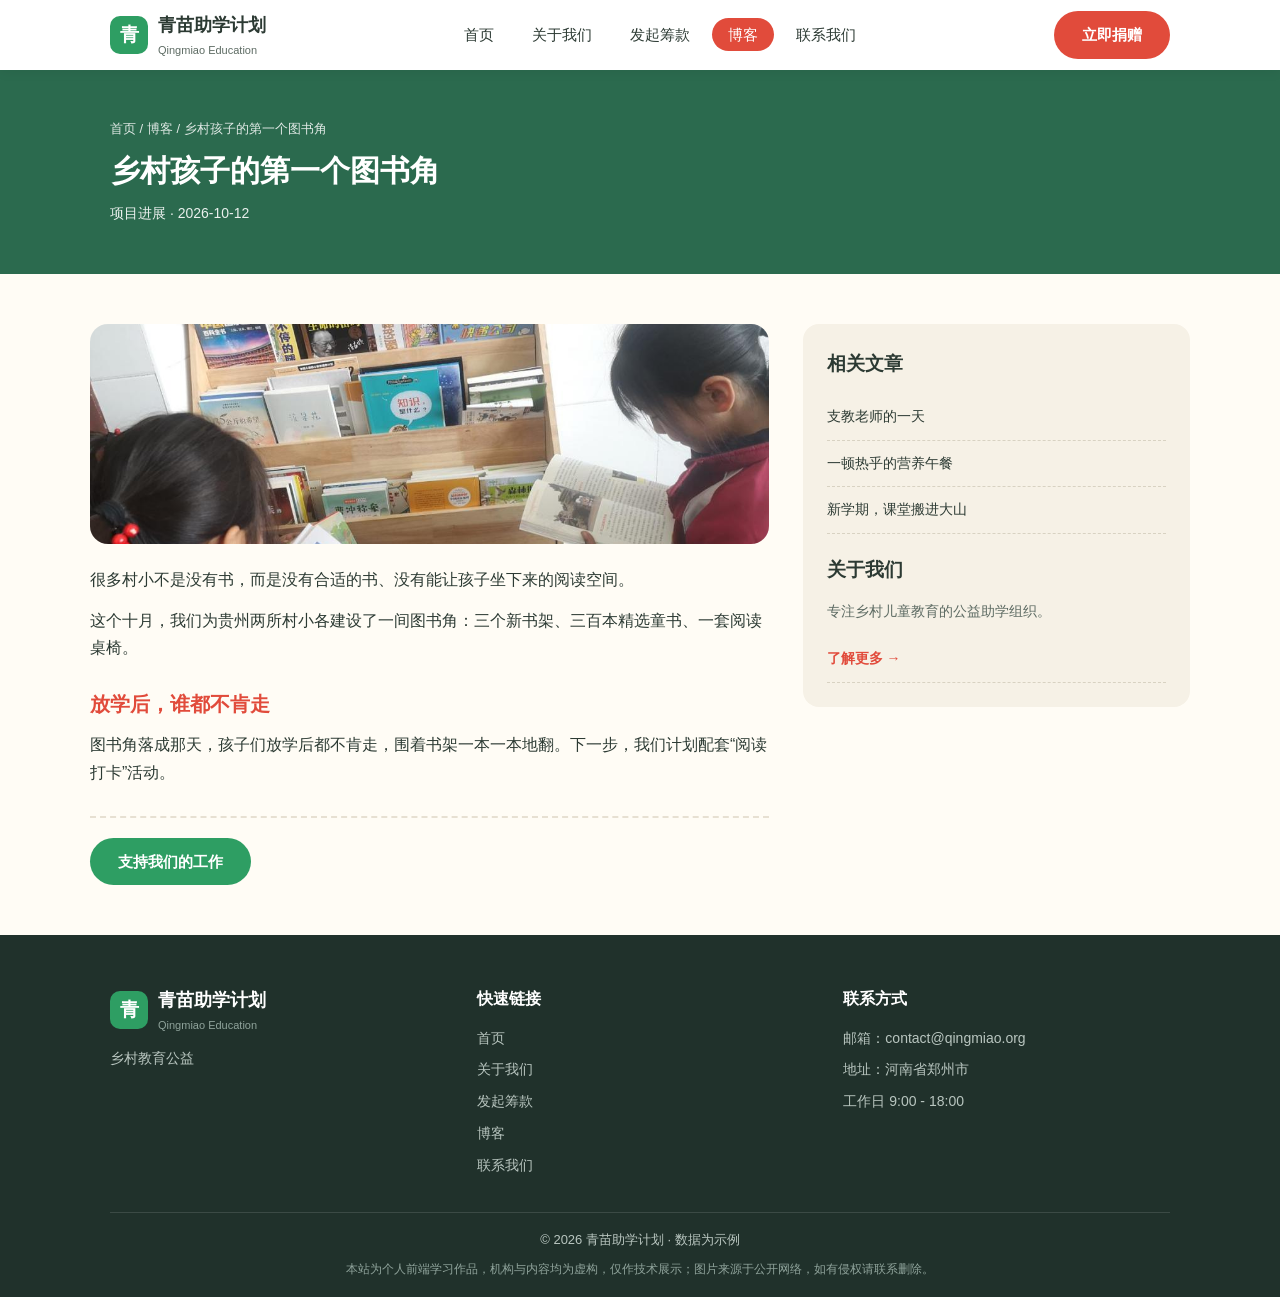
<file: post.html>
<!DOCTYPE html>
<html lang="zh-CN">

<head>
  <meta charset="UTF-8">
  <meta name="viewport" content="width=device-width, initial-scale=1">
  <title>博客文章 | 青苗助学计划</title>
  <link rel="stylesheet" href="css/style.css">
</head>

<body>

  <!-- ===== 顶部导航 ===== -->
  <header class="topbar">
    <div class="container topbar-inner">
      <a class="logo" href="index.html">
        <span class="logo-icon">青</span>
        <span>青苗助学计划<small>Qingmiao Education</small></span>
      </a>
      <nav class="nav" aria-label="主导航">
        <ul>
          <li><a href="index.html">首页</a></li>
          <li><a href="about.html">关于我们</a></li>
          <li><a href="fundraise.html">发起筹款</a></li>
          <li><a href="blog.html" class="active">博客</a></li>
          <li><a href="contact.html">联系我们</a></li>
        </ul>
      </nav>
      <a class="btn btn-red" href="fundraise.html">立即捐赠</a>
      <button class="menu-btn" aria-label="打开菜单">☰</button>
    </div>
  </header>

  <!-- ===== 文章页头 ===== -->
  <section class="post-banner">
    <div class="container">
      <div class="crumbs"><a href="index.html">首页</a> / <a href="blog.html">博客</a> / <span id="crumb">文章</span></div>
      <h1 id="ptitle">加载中…</h1>
      <div class="post-meta"><span id="ptag"></span> · <span id="pdate"></span></div>
    </div>
  </section>

  <!-- ===== 正文 + 侧栏 ===== -->
  <section class="container post-layout">
    <!-- 正文区 -->
    <article class="post-main">
      <div class="post-cover" id="pcover"></div>
      <div class="post-content" id="pcontent"></div>
      <div style="margin-top:30px;padding-top:20px;border-top:2px dashed #e7e0d2">
        <a class="btn btn-green" href="fundraise.html">支持我们的工作</a>
      </div>
    </article>

    <!-- 侧栏 -->
    <aside class="post-side">
      <h3>相关文章</h3>
      <div id="related"></div>
      <div class="side-about" style="margin-top:20px">
        <h3>关于我们</h3>
        <p>专注乡村儿童教育的公益助学组织。</p>
        <a class="read-more" href="about.html">了解更多 →</a>
      </div>
    </aside>
  </section>

  <!-- ===== 页脚 ===== -->
  <footer class="footer">
    <div class="container">
      <div class="cols">
        <div class="col">
          <a class="logo" href="index.html" style="color:#fff;margin-bottom:12px">
            <span class="logo-icon">青</span>
            <span>青苗助学计划<small style="color:#8fa39b">Qingmiao Education</small></span>
          </a>
          <p style="margin-top:10px">乡村教育公益</p>
        </div>
        <div class="col">
          <h4>快速链接</h4>
          <ul>
            <li><a href="index.html">首页</a></li>
            <li><a href="about.html">关于我们</a></li>
            <li><a href="fundraise.html">发起筹款</a></li>
            <li><a href="blog.html">博客</a></li>
            <li><a href="contact.html">联系我们</a></li>
          </ul>
        </div>
        <div class="col">
          <h4>联系方式</h4>
          <ul>
            <li>邮箱：contact@qingmiao.org</li>
            <li>地址：河南省郑州市</li>
            <li>工作日 9:00 - 18:00</li>
          </ul>
        </div>
      </div>
      <div class="bottom">
        <span>© <span id="year">2026</span> 青苗助学计划 · 数据为示例</span>
        <p style="margin-top:8px;font-size:12px;color:#8fa39b">本站为个人前端学习作品，机构与内容均为虚构，仅作技术展示；图片来源于公开网络，如有侵权请联系删除。</p>
      </div>
    </div>
  </footer>

  <button class="to-top" id="toTop" aria-label="回到顶部">↑</button>

  <script>
    /* 文章数据：6 篇，结构为对象数组*/
    var POSTS = [
      {
        id: 1, title: "乡村孩子的第一个图书角", tag: "项目进展", date: "2026-10-12",
        color: "#2e9e63", cover: "assets/book.jpg",
        blocks: [
          { t: "p", c: "很多村小不是没有书，而是没有合适的书、没有能让孩子坐下来的阅读空间。" },
          { t: "p", c: "这个十月，我们为贵州两所村小各建设了一间图书角：三个新书架、三百本精选童书、一套阅读桌椅。" },
          { t: "h2", c: "放学后，谁都不肯走" },
          { t: "p", c: "图书角落成那天，孩子们放学后都不肯走，围着书架一本一本地翻。下一步，我们计划配套“阅读打卡”活动。" }
        ]
      },
      {
        id: 2, title: "支教老师的一天", tag: "志愿者故事", date: "2026-09-18",
        color: "#e14b3b", cover: "assets/teacher.jpg",
        blocks: [
          { t: "p", c: "今年暑假，26 名大学生志愿者分赴三所乡村学校支教。这是小王第一次真正走进山村。" },
          { t: "p", c: "他的日程表很简单：六点起床早读，上午两节数学课，中午帮食堂打饭，下午英语课和兴趣小组，晚上备课到十点。" },
          { t: "h2", c: "一个暑假，能改变什么？" },
          { t: "p", c: "支教结束那天，孩子们追着大巴车跑了很远。小王说，哪怕只有一个孩子因此多读了一本书、多懂了一道题，就是值得的。" }
        ]
      },
      {
        id: 3, title: "一顿热乎的营养午餐", tag: "营养加餐", date: "2026-08-30",
        color: "#f7b733", cover: "assets/lunch.jpg",
        blocks: [
          { t: "p", c: "在部分中西部寄宿学校，孩子们一周住在学校，营养跟不上，下午的课常常听得昏昏沉沉。" },
          { t: "p", c: "营养加餐项目为两所寄宿学校的学生每周提供两次牛奶、鸡蛋和水果，并邀请营养师按季节调整食谱。" },
          { t: "h2", c: "吃得好，才能学得好" },
          { t: "p", c: "加餐之后，孩子们晚自习的精神头明显不一样了：请假的少了，课堂回答问题的多了。" }
        ]
      },
      {
        id: 4, title: "新学期，课堂搬进大山", tag: "项目进展", date: "2026-08-12",
        color: "#2e7cc3", cover: "assets/remote.jpg",
        blocks: [
          { t: "p", c: "一所村小只有六位老师，美术课、科学课常年开不起来——这是很多乡村学校的真实困境。" },
          { t: "p", c: "今年夏天，我们为合作学校建成了多媒体教室，并联合城市学校开设远程双师课堂。" },
          { t: "h2", c: "山外的老师，山里的课堂" },
          { t: "p", c: "开学第一个月，孩子们上了人生第一节美术课。远程课堂让“开不起来的课”第一次真正开起来了。" }
        ]
      },
      {
        id: 5, title: "为什么选择乡村", tag: "志愿者", date: "2026-07-20",
        color: "#f0833b", cover: "assets/kids.jpg",
        blocks: [
          { t: "p", c: "“城市缺我一个实习生不少，山村缺一个老师很多。”这是今年志愿者招募时最打动我们的一句话。" },
          { t: "p", c: "我们问了五位连续两年下乡的志愿者同一个问题：为什么选择乡村？答案都指向同一个词——被需要。" },
          { t: "h2", c: "明年还来" },
          { t: "p", c: "“孩子们喊老师好的时候，眼睛是发光的。”“我教的孩子第一次考及格，比我自己拿奖学金还高兴。”" }
        ]
      },
      {
        id: 6, title: "从图书角到“有光”的学校", tag: "机构故事", date: "2026-07-02",
        color: "#237a4c", cover: "assets/school.jpg",
        blocks: [
          { t: "p", c: "2018 年，第一间图书角落成时，只有三个书架和一百多本旧书。团队就是几位支教老师。" },
          { t: "p", c: "2020 年注册，2022 年第一批支教团出发，2024 年营养加餐送进寄宿学校。每一步都不快，但每一步都算数。" },
          { t: "h2", c: "“有光”，是因为有人点灯" },
          { t: "p", c: "今天，38 所学校的图书角、1,200 名受助学生、9 个省份。我们只是把一盏又一盏小灯，点到了孩子们伸手够得到的地方。" }
        ]
      }
    ];

    /* 默认第 1 篇 */
    var params = new URLSearchParams(location.search);
    var id = parseInt(params.get("id"), 10) || 1;
    var post = null;
    for (var i = 0; i < POSTS.length; i++) {
      if (POSTS[i].id === id) { post = POSTS[i]; break; }
    }
    if (!post) { post = POSTS[0]; }

    /* 填充标题、标签、日期、封面颜色 */
    document.getElementById("crumb").textContent = post.title;
    document.title = post.title + " | 青苗助学计划";
    document.getElementById("ptitle").textContent = post.title;
    document.getElementById("ptag").textContent = post.tag;
    document.getElementById("pdate").textContent = post.date;
    document.getElementById("pcover").style.background = "url('" + post.cover + "') center/cover no-repeat";

    /* 拼出正文 HTML */
    var html = "";
    for (var j = 0; j < post.blocks.length; j++) {
      var b = post.blocks[j];
      if (b.t === "h2") { html += "<h2>" + b.c + "</h2>"; }
      else { html += "<p>" + b.c + "</p>"; }
    }
    document.getElementById("pcontent").innerHTML = html;

    /* 相关文章*/
    var relatedHtml = "";
    var count = 0;
    for (var k = 0; k < POSTS.length && count < 3; k++) {
      if (POSTS[k].id !== post.id) {
        relatedHtml += '<a href="post.html?id=' + POSTS[k].id + '">' + POSTS[k].title + '</a>';
        count++;
      }
    }
    document.getElementById("related").innerHTML = relatedHtml;
  </script>
</body>

</html>
</file>
<file: css/style.css>
/* style.css  青苗助学计划 
   颜色说明：红 #e14b3b 主色 / 绿 #2e9e63 次色 / 黄 #f7b733 点缀
             正文 #2c3a33 / 背景 #fffcf5 / 页脚深绿 #20312b */

/* 全局 */
* {
  margin: 0;
  padding: 0;
  box-sizing: border-box;
}

body {
  font-family: "Microsoft YaHei", "PingFang SC", Arial, sans-serif;
  color: #2c3a33;
  background: #fffcf5;
  line-height: 1.7;
}

a {
  text-decoration: none;
  color: inherit;
}

ul {
  list-style: none;
}

.container {
  max-width: 1100px;
  margin: 0 auto;
  padding: 0 20px;
}

/* 按钮 */
.btn {
  display: inline-block;
  padding: 11px 28px;
  border-radius: 25px;
  font-weight: bold;
  font-size: 15px;
  border: none;
  cursor: pointer;
}

.btn-red {
  background: #e14b3b;
  color: #fff;
}

.btn-green {
  background: #2e9e63;
  color: #fff;
}

.btn-white {
  background: #fff;
  color: #20312b;
}

.btn-outline {
  border: 2px solid #e14b3b;
  color: #e14b3b;
  background: transparent;
}

.btn-lg {
  padding: 14px 34px;
  font-size: 16px;
}

/* 顶部导航 */
.topbar {
  background: #fff;
  position: sticky;
  top: 0;
  z-index: 99;
  box-shadow: 0 2px 12px rgba(0, 0, 0, .06);
}

.topbar-inner {
  display: flex;
  align-items: center;
  justify-content: space-between;
  height: 70px;
}

.logo {
  display: flex;
  align-items: center;
  gap: 10px;
  font-size: 18px;
  font-weight: bold;
}

.logo-icon {
  width: 38px;
  height: 38px;
  border-radius: 10px;
  background: #2e9e63;
  color: #fff;
  display: flex;
  align-items: center;
  justify-content: center;
  font-size: 19px;
  font-weight: bold;
}

.logo small {
  display: block;
  font-size: 11px;
  font-weight: normal;
  color: #5d6b63;
}

.nav ul {
  display: flex;
  gap: 6px;
}

.nav a {
  padding: 8px 16px;
  border-radius: 20px;
  font-size: 15px;
}

.nav a:hover {
  background: #f6f1e6;
}

.nav a.active {
  background: #e14b3b;
  color: #fff;
}

.menu-btn {
  display: none;
  width: 42px;
  height: 42px;
  border: none;
  border-radius: 10px;
  background: #f6f1e6;
  font-size: 18px;
  cursor: pointer;
}

/* 首页主视觉 */
.banner {
  background:
    linear-gradient(rgba(5, 8, 7, 0.62), rgba(32, 49, 43, .62)),
    /* 深色遮罩，保证白字清晰 */
    url("../assets/hero.jpg") center / cover no-repeat;
  color: #fff;
  text-align: center;
  padding: 80px 20px;
  position: relative;
  overflow: hidden;
}

.banner h1 {
  font-size: 42px;
  line-height: 1.3;
  margin: 10px 0 14px;
}

.banner p {
  font-size: 17px;
  max-width: 640px;
  margin: 0 auto 28px;
  opacity: .92;
}

.banner .btn-outline {
  border-color: #fff;
  color: #fff;
}

/* 三数据 */
.stats {
  display: flex;
  justify-content: center;
  gap: 18px;
  flex-wrap: wrap;
  margin-top: 34px;
}

.stat {
  background: rgba(255, 255, 255, .14);
  border-radius: 16px;
  padding: 18px 30px;
  min-width: 170px;
}

.stat b {
  display: block;
  font-size: 30px;
}

.stat span {
  font-size: 13px;
  opacity: .9;
}

/* 内页页头 */
.page-banner {
  background: linear-gradient(135deg, #2e9e63, #237a4c);
  color: #fff;
  text-align: center;
  padding: 52px 20px;
}

.page-banner h1 {
  font-size: 32px;
  margin-bottom: 8px;
}

.page-banner p {
  opacity: .92;
  max-width: 560px;
  margin: 0 auto;
}

/* 内容区块 */
.section {
  padding: 60px 0;
}

.section.alt {
  background: #f6f1e6;
}

.section-head {
  text-align: center;
  margin-bottom: 36px;
}

.section-head h2 {
  font-size: 28px;
  margin-bottom: 6px;
}

.section-head p {
  color: #5d6b63;
  font-size: 15px;
}

/* 徽章条 */
.badges {
  display: flex;
  gap: 20px;
}

.badge {
  flex: 1;
  display: flex;
  gap: 14px;
  background: #fff;
  border: 1px solid #e7e0d2;
  border-radius: 18px;
  padding: 22px;
}

.badge .ic {
  width: 52px;
  height: 52px;
  border-radius: 14px;
  color: #fff;
  font-size: 24px;
  display: flex;
  align-items: center;
  justify-content: center;
  flex-shrink: 0;
}

.badge b {
  display: block;
  margin-bottom: 4px;
}

.badge p {
  font-size: 13px;
  color: #5d6b63;
}

/* 左右两栏 */
.two-col {
  display: flex;
  gap: 44px;
  align-items: center;
}

.two-col .txt {
  flex: 1;
}

.two-col .pic {
  flex: 1;
}

.two-col h2 {
  font-size: 28px;
  margin-bottom: 12px;
}

.two-col .lead {
  color: #5d6b63;
  margin-bottom: 16px;
}

.check-list li {
  padding: 5px 0;
  font-size: 16px;
}

.check-list li::before {
  content: "✓";
  color: #2e9e63;
  font-weight: bold;
  margin-right: 8px;
}

.pic-box {
  height: 270px;
  border-radius: 20px;
  display: flex;
  align-items: center;
  justify-content: center;
  color: #fff;
  font-size: 64px;
  font-weight: bold;
}

/* 卡片（博客/新闻） */
.cards {
  display: grid;
  grid-template-columns: repeat(3, 1fr);
  gap: 22px;
}

.card {
  background: #fff;
  border: 1px solid #e7e0d2;
  border-radius: 16px;
  overflow: hidden;
  display: flex;
  flex-direction: column;
}

.card .cover {
  height: 150px;
  display: flex;
  align-items: center;
  justify-content: center;
  color: rgba(255, 255, 255, .92);
  font-size: 46px;
  font-weight: bold;
}

.card .info {
  padding: 20px;
  display: flex;
  flex-direction: column;
  flex: 1;
}

.card .meta {
  font-size: 13px;
  color: #5d6b63;
  margin-bottom: 8px;
}

.card .tag {
  display: inline-block;
  background: #f6f1e6;
  color: #c63b2c;
  border-radius: 10px;
  padding: 2px 10px;
  font-size: 12px;
  margin-right: 8px;
}

.card h3 {
  font-size: 18px;
  margin-bottom: 8px;
  line-height: 1.45;
}

.card h3 a:hover {
  color: #e14b3b;
}

.card .excerpt {
  font-size: 14px;
  color: #5d6b63;
  margin-bottom: 14px;
  flex: 1;
}

.read-more {
  color: #e14b3b;
  font-weight: bold;
  font-size: 14px;
}

.read-more:hover {
  color: #c63b2c;
}

/* 评价轮播 */
.slider {
  position: relative;
  max-width: 760px;
  margin: 0 auto;
  padding: 10px 60px;
}

.slider-viewport {
  overflow: hidden;
}

.slide {
  background: #fff;
  border: 1px solid #e7e0d2;
  border-radius: 16px;
  padding: 30px 34px;
  text-align: center;
  display: none;
}

.slide.active {
  display: block;
}

.slide .text {
  font-size: 16px;
  line-height: 1.8;
  margin-bottom: 18px;
}

.slide .person {
  display: flex;
  align-items: center;
  justify-content: center;
  gap: 12px;
}

.slide .av {
  width: 46px;
  height: 46px;
  border-radius: 50%;
  flex-shrink: 0;
  color: #fff;
  font-weight: bold;
  font-size: 18px;
  display: flex;
  align-items: center;
  justify-content: center;
}

.slider-arrow {
  position: absolute;
  top: 50%;
  transform: translateY(-50%);
  width: 40px;
  height: 40px;
  border-radius: 50%;
  border: 1px solid #e7e0d2;
  background: #fff;
  color: #2c3a33;
  font-size: 22px;
  cursor: pointer;
  line-height: 1;
}

.slider-arrow:hover {
  border-color: #2e9e63;
  color: #2e9e63;
}

.slider-arrow.prev {
  left: 0;
}

.slider-arrow.next {
  right: 0;
}

.slider-dots {
  text-align: center;
  margin-top: 18px;
}

.slider-dots button {
  width: 9px;
  height: 9px;
  border-radius: 50%;
  border: none;
  background: #d8d2c2;
  margin: 0 5px;
  padding: 0;
  cursor: pointer;
}

.slider-dots button.active {
  background: #2e9e63;
}

/* CTA 横幅 */
.cta {
  background: linear-gradient(135deg, #e14b3b, #b92b26);
  border-radius: 24px;
  color: #fff;
  text-align: center;
  padding: 56px 30px;
}

.cta h2 {
  font-size: 26px;
  margin-bottom: 18px;
}

/* CTA 眉标与圆形照片 */
.cta-label {
  display: block;
  color: #f7b733;
  font-weight: bold;
  letter-spacing: 4px;
  margin-bottom: 8px;
}

.cta p {
  color: #e7e0d2;
  opacity: .9;
  max-width: 560px;
  margin: 0 auto;
}

.circles {
  display: flex;
  justify-content: center;
  align-items: center;
  margin: 28px 0 6px;
}

.circle {
  width: 118px;
  height: 118px;
  border-radius: 50%;
  border: 4px solid #fff;
  box-shadow: 0 8px 22px rgba(0, 0, 0, .28);
  background-size: cover;
  background-position: center;
}

.circle+.circle {
  margin-left: -30px;
}

/* 后面的圆压住前面的，形成交叠 */
.circle:nth-child(2) {
  transform: translateY(-16px);
  z-index: 2;
}

/* 中间的圆往上错开 */
@media (max-width: 640px) {
  .circle {
    width: 92px;
    height: 92px;
  }
}

/* 数字统计 */
.nums {
  display: flex;
  justify-content: center;
  gap: 22px;
  flex-wrap: wrap;
  text-align: center;
}

.num {
  background: #fff;
  border: 1px solid #e7e0d2;
  border-radius: 16px;
  padding: 26px 34px;
  min-width: 180px;
}

.num b {
  font-size: 34px;
  color: #e14b3b;
  display: block;
}

.num span {
  color: #5d6b63;
  font-size: 14px;
}

/* 页脚 */
.footer {
  background: #20312b;
  color: #b9c6c0;
  padding: 50px 0 18px;
  font-size: 14px;
}

.footer .cols {
  display: flex;
  gap: 40px;
  margin-bottom: 26px;
}

.footer .col {
  flex: 1;
}

.footer h4 {
  color: #fff;
  margin-bottom: 14px;
  font-size: 16px;
}

.footer ul li {
  margin-bottom: 8px;
}

.footer a:hover {
  color: #fff;
}

.footer .bottom {
  border-top: 1px solid rgba(255, 255, 255, .12);
  padding-top: 16px;
  text-align: center;
  font-size: 13px;
}

/* 时间轴（关于页） */
.tl {
  max-width: 680px;
  margin: 0 auto;
  border-left: 3px solid #2e9e63;
  padding-left: 26px;
}

.tl-item {
  margin-bottom: 24px;
  position: relative;
}

.tl-item::before {
  content: "";
  position: absolute;
  left: -33px;
  top: 6px;
  width: 13px;
  height: 13px;
  border-radius: 50%;
  background: #1bc168;
  border: 3px solid #fffcf5;
}

.tl-item b {
  color: #2e9e63;
  display: block;
}

.tl-item p {
  color: #5d6b63;
  font-size: 14px;
}

/*  团队（关于页）*/
.team {
  display: grid;
  grid-template-columns: repeat(4, 1fr);
  gap: 20px;
  text-align: center;
}

.team-card {
  background: #fff;
  border: 1px solid #e7e0d2;
  border-radius: 16px;
  padding: 26px 16px;
}

.team-card .av {
  width: 72px;
  height: 72px;
  border-radius: 50%;
  margin: 0 auto 12px;
  color: #fff;
  font-size: 26px;
  font-weight: bold;
  display: flex;
  align-items: center;
  justify-content: center;
}

.team-card .role {
  display: block;
  color: #e14b3b;
  font-size: 13px;
  margin: 4px 0 8px;
}

.team-card p {
  font-size: 13px;
  color: #5d6b63;
}

/*  三步曲（筹款页）  */
.steps {
  display: grid;
  grid-template-columns: repeat(3, 1fr);
  gap: 22px;
}

.step {
  background: #fff;
  border: 1px solid #e7e0d2;
  border-radius: 16px;
  padding: 26px;
}

.step .num {
  width: 44px;
  height: 44px;
  border-radius: 50%;
  background: #e14b3b;
  color: #fff;
  font-size: 18px;
  font-weight: bold;
  display: flex;
  align-items: center;
  justify-content: center;
  margin-bottom: 14px;
}

.step h3 {
  margin-bottom: 8px;
}

.step p {
  font-size: 14px;
  color: #5d6b63;
}

/* 筹款点子（筹款页）*/
.ideas {
  display: grid;
  grid-template-columns: repeat(3, 1fr);
  gap: 20px;
}

.idea {
  background: #fff;
  border: 1px solid #e7e0d2;
  border-radius: 16px;
  padding: 22px;
}

.idea .ic {
  width: 52px;
  height: 52px;
  border-radius: 14px;
  color: #fff;
  font-size: 24px;
  font-weight: bold;
  display: flex;
  align-items: center;
  justify-content: center;
  margin-bottom: 12px;
}

.idea h3 {
  margin-bottom: 6px;
  font-size: 18px;
}

.idea p {
  font-size: 14px;
  color: #5d6b63;
}

/* 联系卡片（联系页）*/
.contact-cards {
  display: grid;
  grid-template-columns: repeat(3, 1fr);
  gap: 22px;
  text-align: center;
}

.c-card {
  background: #fff;
  border: 1px solid #e7e0d2;
  border-radius: 16px;
  padding: 32px 20px;
}

.c-card .ic {
  width: 62px;
  height: 62px;
  border-radius: 50%;
  margin: 0 auto 14px;
  color: #fff;
  font-size: 26px;
  display: flex;
  align-items: center;
  justify-content: center;
}

.c-card h3 {
  margin-bottom: 8px;
}

.c-card p {
  font-size: 14px;
  color: #5d6b63;
  margin-bottom: 2px;
}

/* 表单（联系页）*/
.form-box {
  max-width: 640px;
  margin: 0 auto;
  background: #fff;
  border: 1px solid #e7e0d2;
  border-radius: 20px;
  padding: 32px;
}

.form-box label {
  display: block;
  font-weight: bold;
  font-size: 14px;
  margin: 16px 0 6px;
}

.form-box input,
.form-box select,
.form-box textarea {
  width: 100%;
  padding: 11px 14px;
  border: 1px solid #d8d2c2;
  border-radius: 10px;
  font-size: 15px;
  font-family: inherit;
  background: #fffcf5;
}

.form-box input:focus,
.form-box textarea:focus {
  border-color: #2e9e63;
}

.form-box button {
  margin-top: 22px;
  width: 100%;
}

.form-note {
  font-size: 13px;
  color: #5d6b63;
}

/* 文章详情页 */
.post-banner {
  background: #2b6a4e;
  color: #fff;
  padding: 48px 20px;
}

.post-banner .crumbs {
  font-size: 13px;
  opacity: .85;
  margin-bottom: 10px;
}

.post-banner .crumbs a:hover {
  text-decoration: underline;
}

.post-banner h1 {
  font-size: 30px;
  line-height: 1.4;
}

.post-meta {
  font-size: 14px;
  opacity: .9;
  margin-top: 10px;
}

.post-layout {
  display: flex;
  gap: 34px;
  padding: 50px 0;
  align-items: flex-start;
}

.post-main {
  flex: 2;
  min-width: 0;
}

.post-cover {
  height: 220px;
  border-radius: 18px;
  margin-bottom: 22px;
}

.post-content p {
  margin-bottom: 14px;
}

.post-content h2 {
  color: #e14b3b;
  font-size: 20px;
  margin: 26px 0 10px;
}

.post-side {
  flex: 1;
  background: #f6f1e6;
  border-radius: 16px;
  padding: 24px;
}

.post-side h3 {
  margin-bottom: 14px;
}

.post-side a {
  display: block;
  padding: 11px 0;
  border-bottom: 1px dashed #d8d2c2;
  font-size: 14px;
}

.post-side a:hover {
  color: #e14b3b;
}

.side-about p {
  font-size: 14px;
  color: #5d6b63;
  margin-bottom: 12px;
}

/*  回到顶部 */
.to-top {
  position: fixed;
  right: 24px;
  bottom: 24px;
  width: 46px;
  height: 46px;
  border-radius: 50%;
  border: none;
  background: #e14b3b;
  color: #fff;
  font-size: 20px;
  cursor: pointer;
  display: none;
  box-shadow: 0 4px 14px rgba(0, 0, 0, .2);
}

.to-top.show {
  display: block;
}

/* 响应式（手机适配）*/
@media (max-width: 880px) {

  .cards,
  .quotes,
  .ideas,
  .steps,
  .team,
  .contact-cards {
    grid-template-columns: repeat(2, 1fr);
  }

  .badges {
    flex-direction: column;
  }
}

@media (max-width: 640px) {

  /* 窄屏：隐藏导航和捐赠按钮，显示汉堡按钮 */
  .nav {
    display: none;
  }

  .menu-btn {
    display: block;
  }

  .topbar .btn-red {
    display: none;
  }

  /* 点汉堡后展开的下拉菜单 */
  .nav.open {
    display: block;
    position: absolute;
    top: 70px;
    left: 0;
    right: 0;
    background: #fff;
    box-shadow: 0 8px 16px rgba(0, 0, 0, .08);
    padding: 10px 20px 18px;
  }

  .nav.open ul {
    flex-direction: column;
    gap: 0;
  }

  .nav.open a {
    display: block;
    padding: 12px 8px;
    border-bottom: 1px solid #f0ecdf;
    border-radius: 0;
  }

  .nav.open a.active {
    background: #e14b3b;
    color: #fff;
    border-radius: 10px;
  }

  .banner {
    padding: 56px 20px;
  }

  .banner h1 {
    font-size: 30px;
  }

  .section {
    padding: 44px 0;
  }

  .two-col {
    flex-direction: column;
    gap: 24px;
  }

  .two-col .pic {
    order: -1;
  }

  .cards,
  .quotes,
  .ideas,
  .steps,
  .team,
  .contact-cards {
    grid-template-columns: 1fr;
  }

  .post-layout {
    flex-direction: column;
  }

  .num {
    min-width: 100%;
  }

  .footer .cols {
    flex-direction: column;
    gap: 24px;
  }
}

/* 订阅邮箱 */
.newsletter {
  background: #fff;
  border: 1px solid #e7e0d2;
  border-radius: 16px;
  padding: 34px;
  text-align: center;
  max-width: 520px;
  margin: 0 auto;
}

.newsletter h3 {
  margin-bottom: 6px;
}

.newsletter p {
  color: #5d6b63;
  margin-bottom: 18px;
}

.newsletter form {
  display: flex;
  gap: 10px;
  flex-wrap: wrap;
  justify-content: center;
}

.newsletter input {
  border: 1px solid #d8d2c2;
  border-radius: 10px;
  padding: 11px 14px;
  font-size: 14px;
  flex: 1;
  min-width: 160px;
}

.newsletter input:focus {
  outline: none;
  border-color: #2e9e63;
}
</file>
